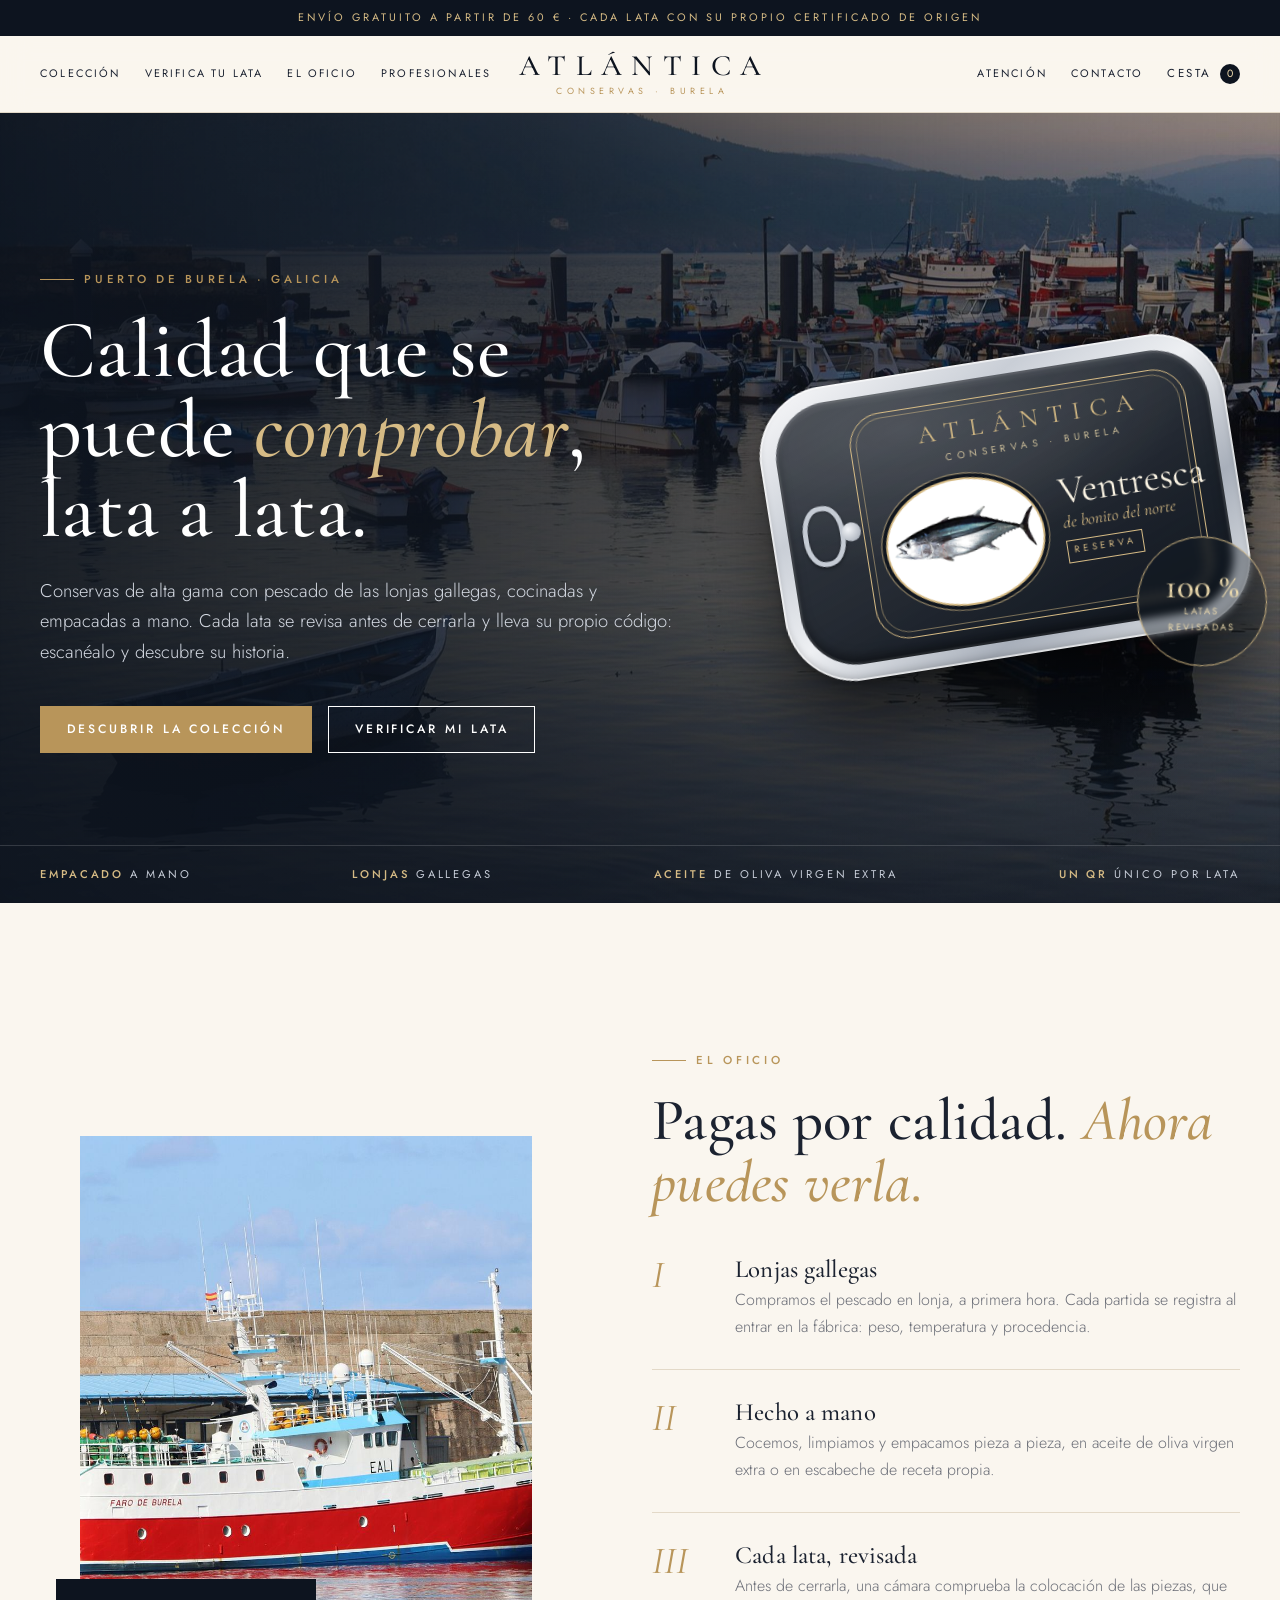
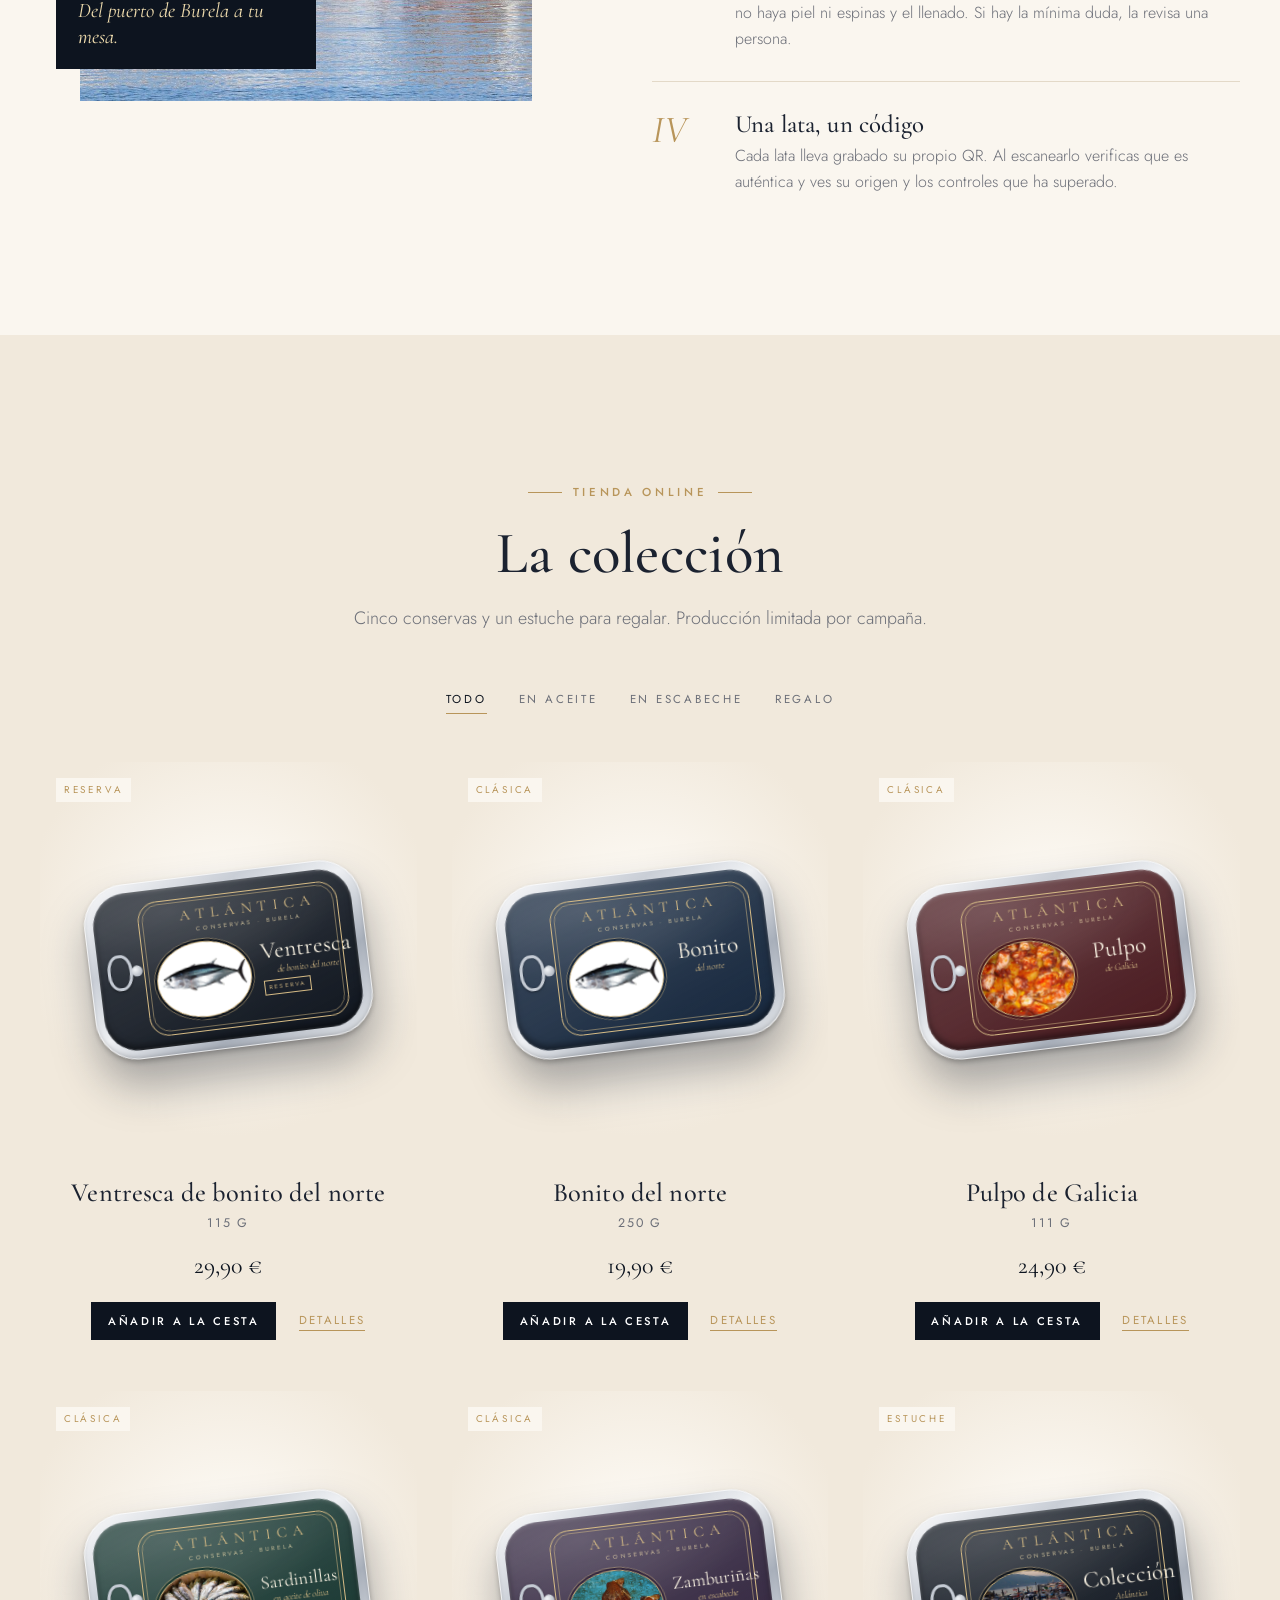
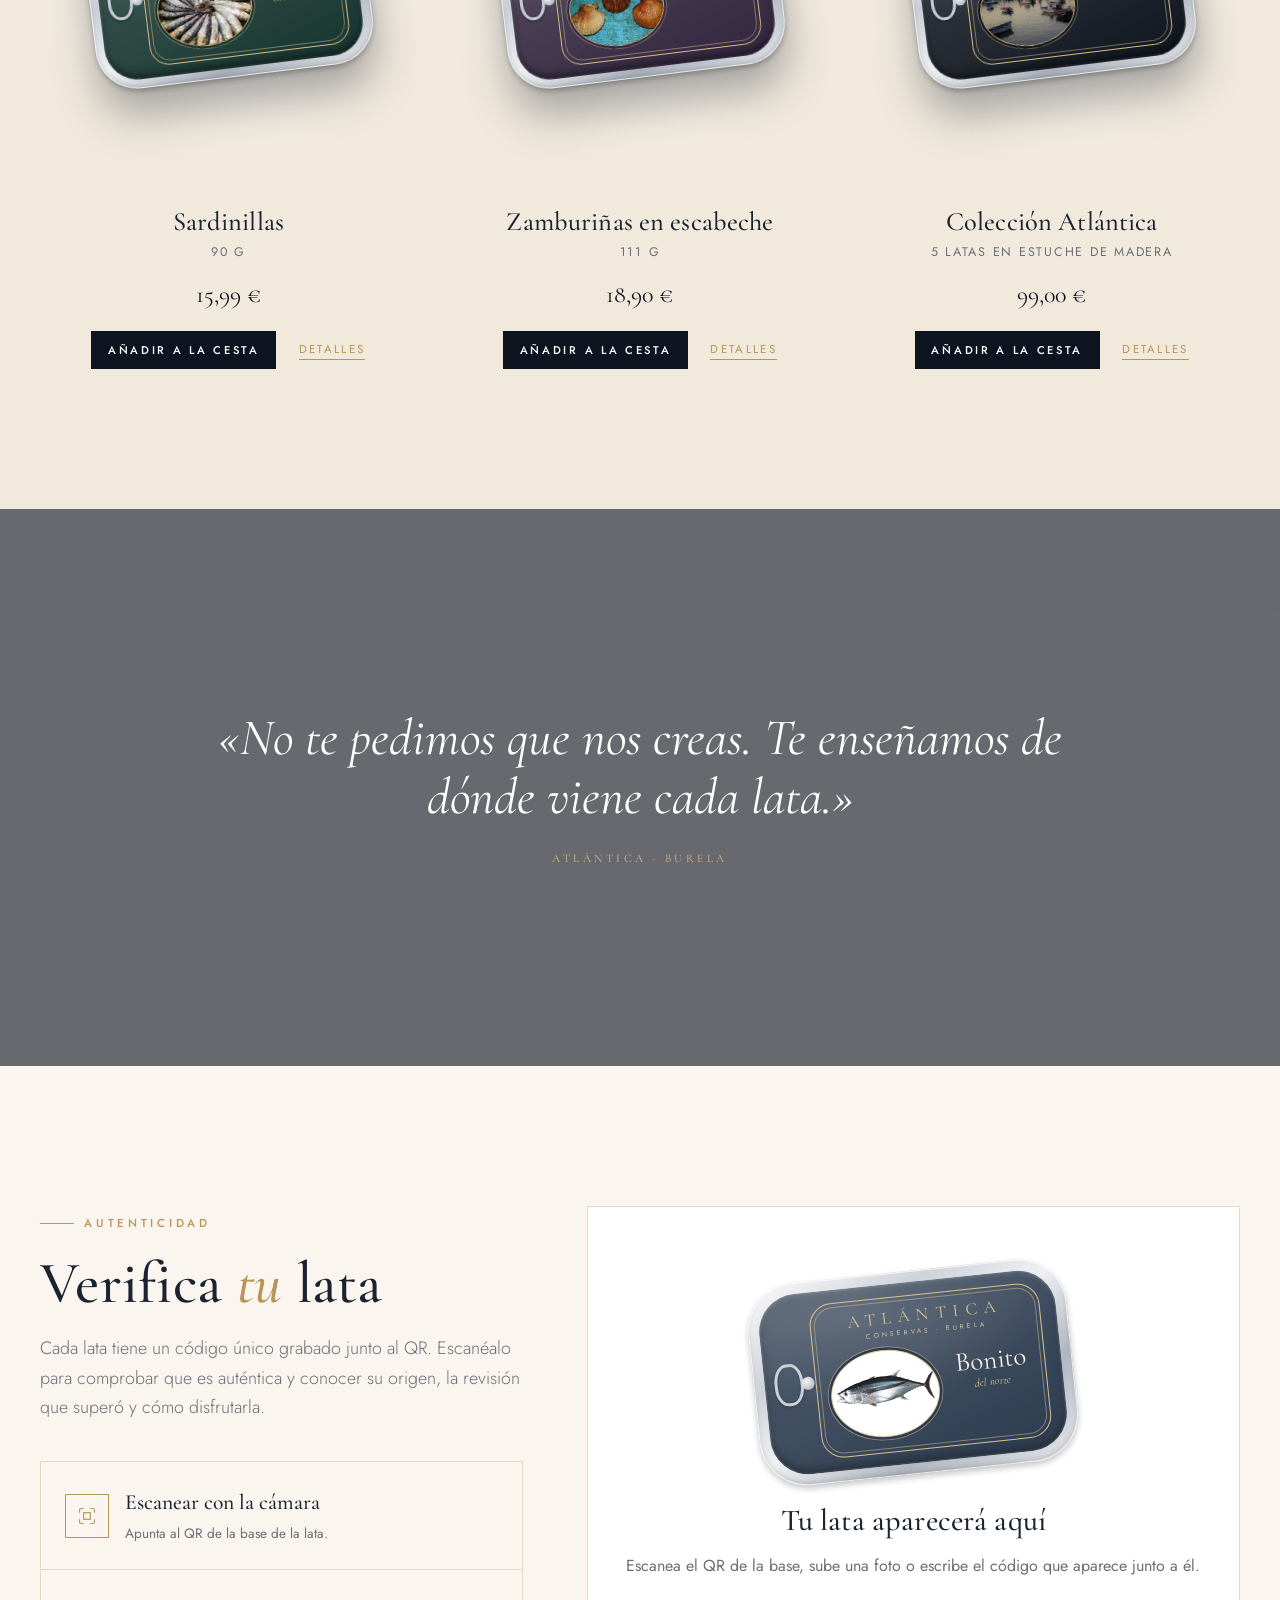
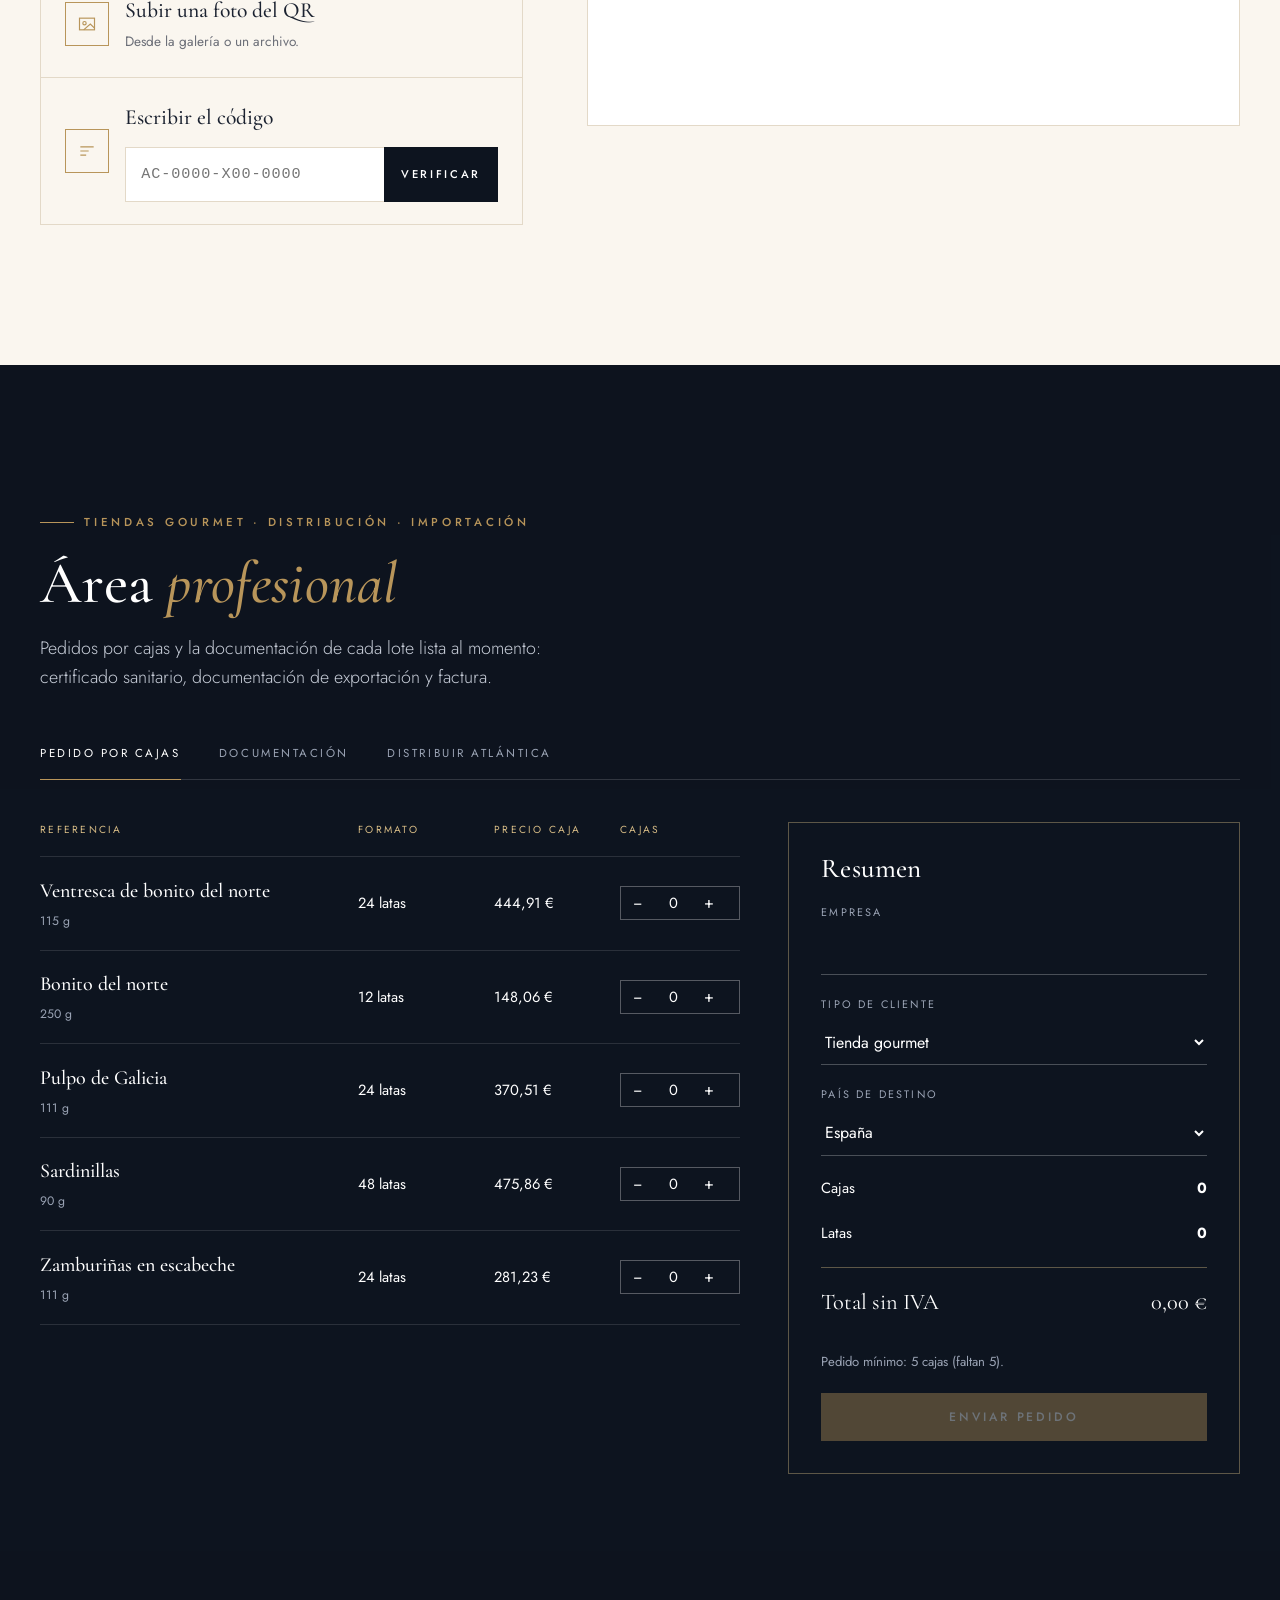
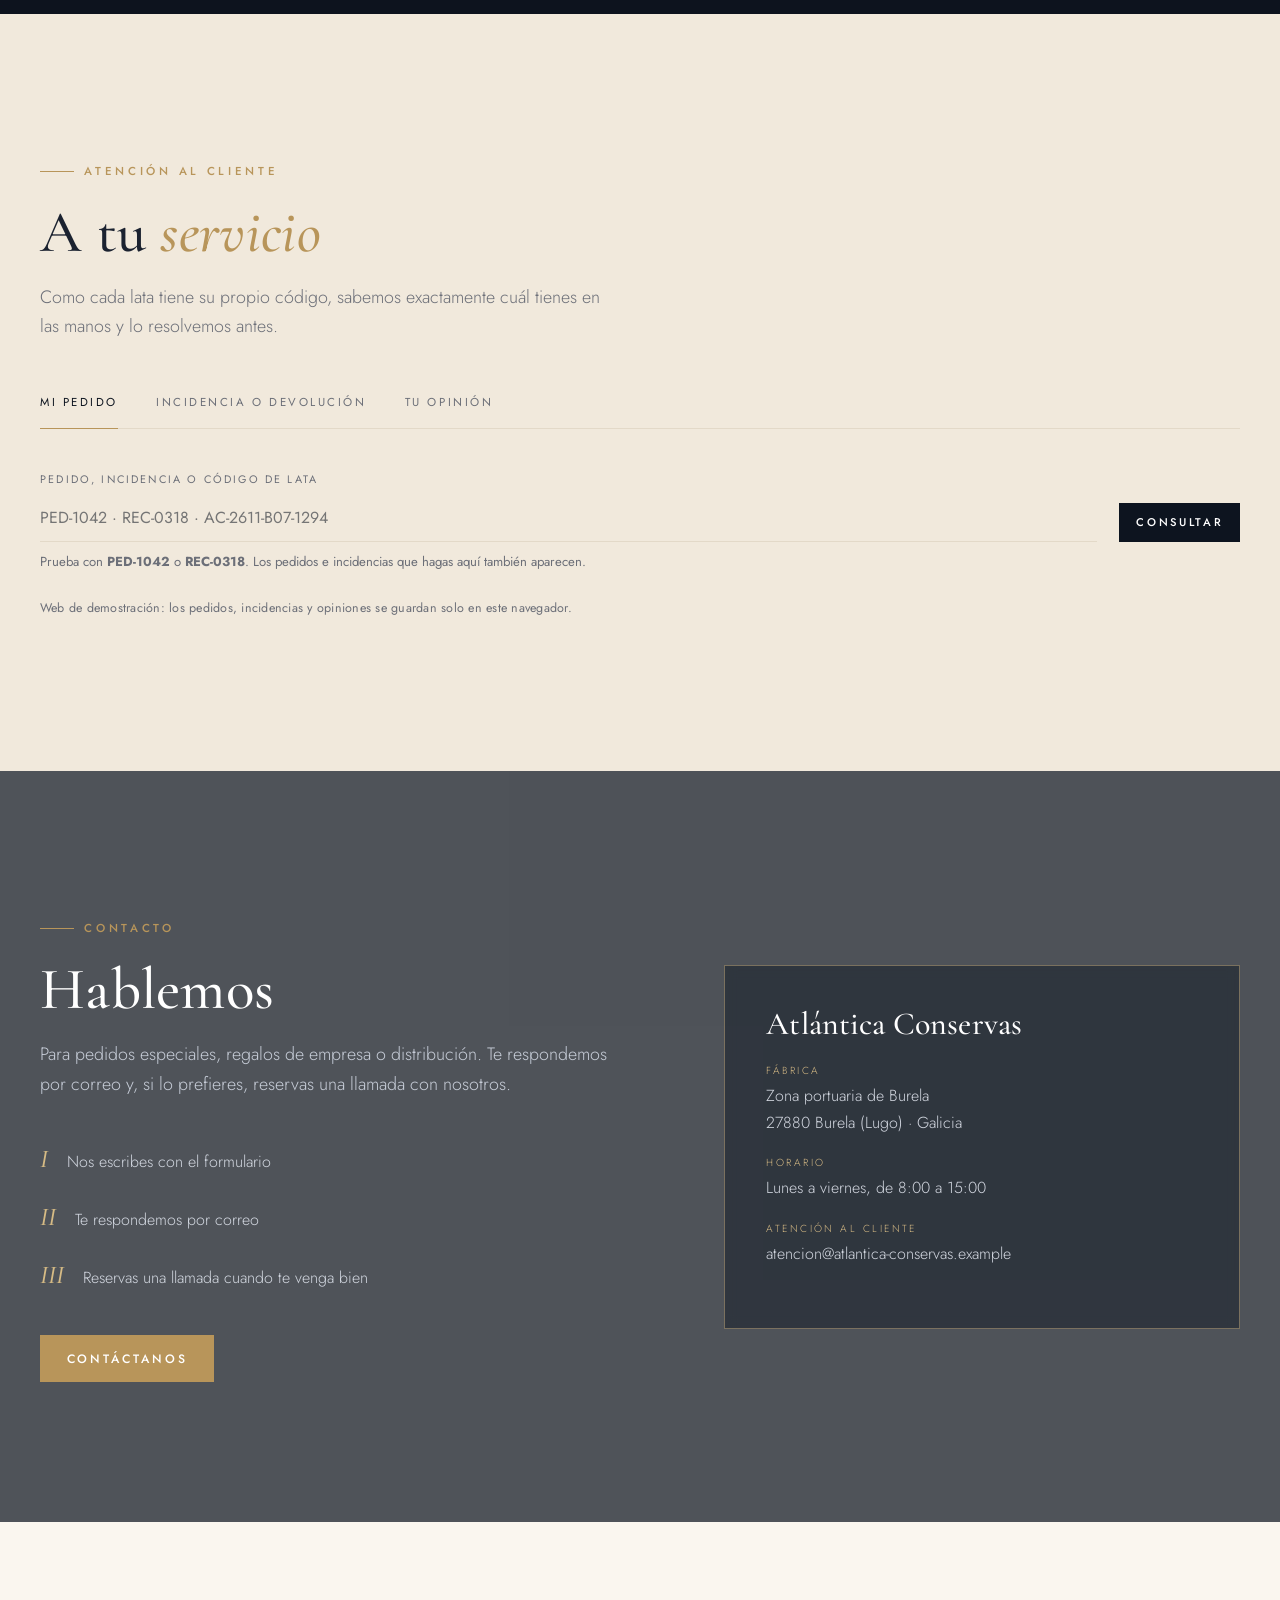
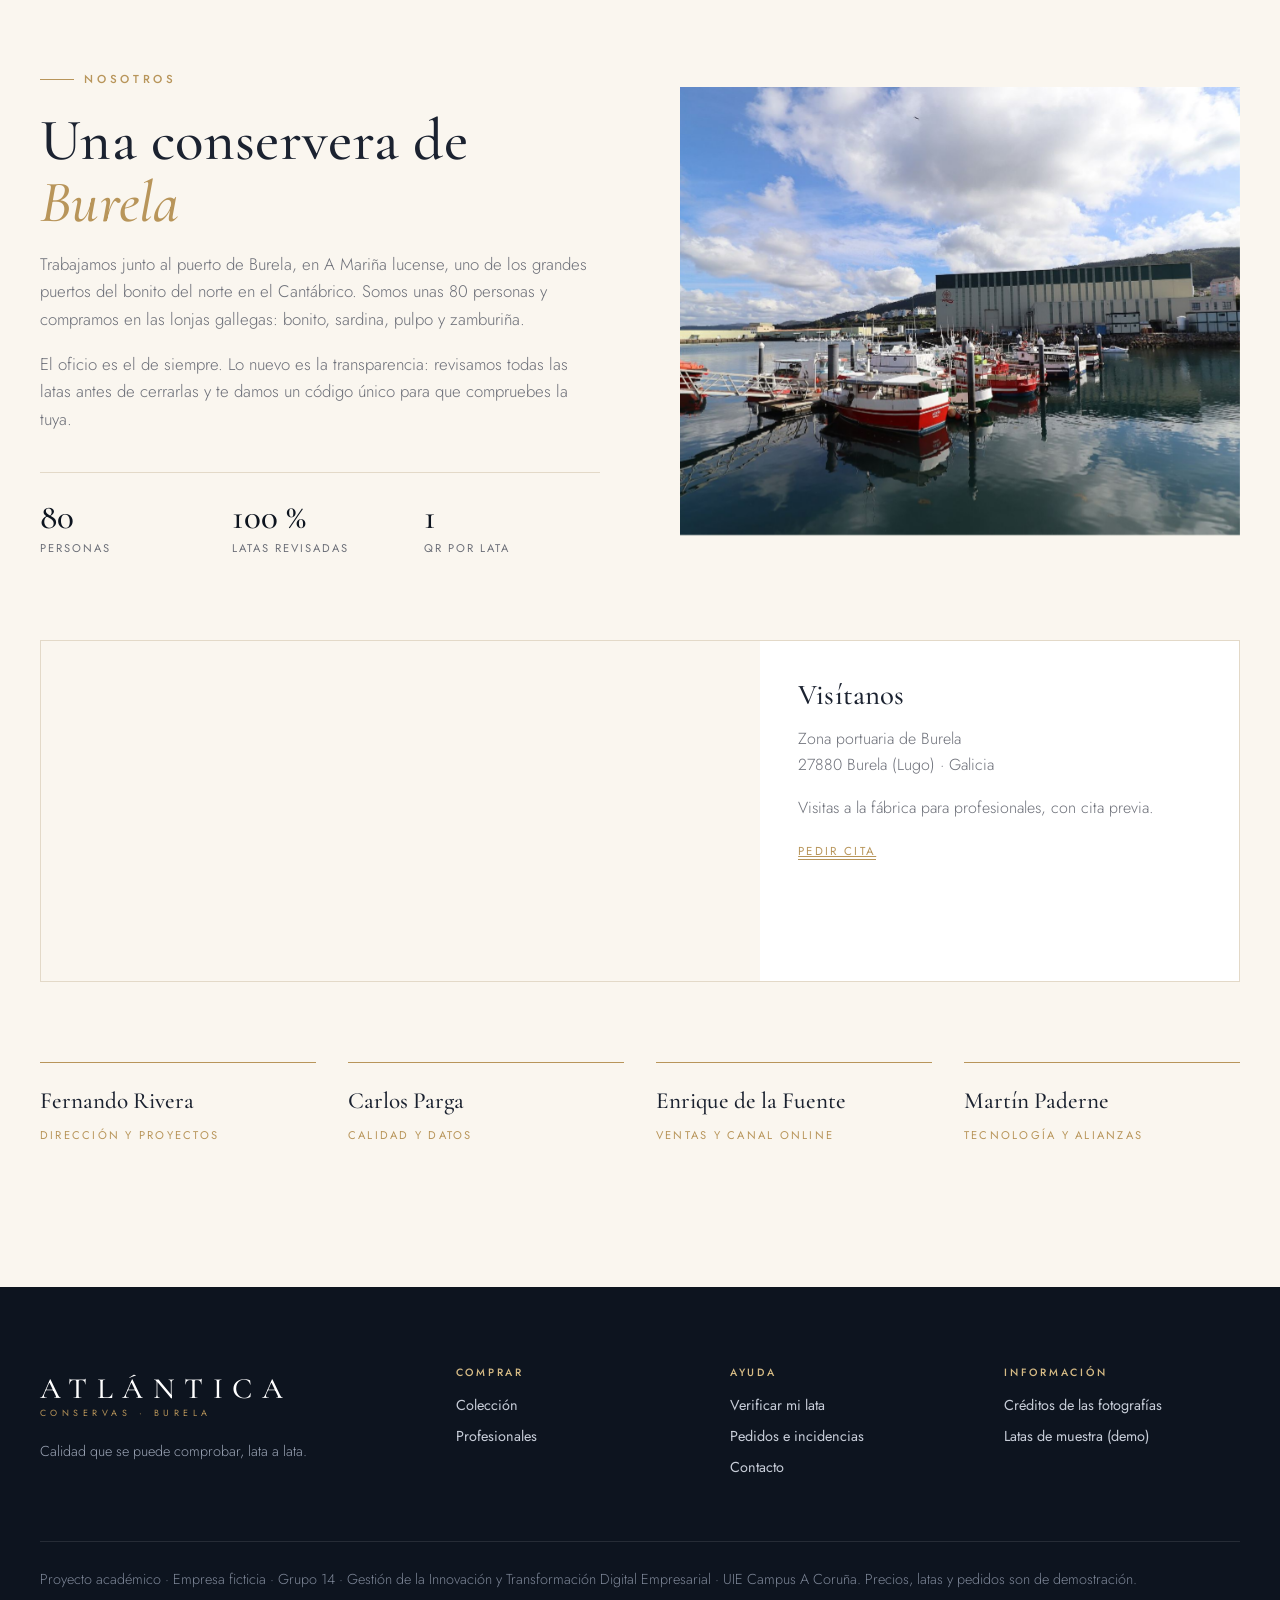
<file: index.html>
<!doctype html>
<html lang="es">
<head>
  <meta charset="utf-8">
  <meta name="viewport" content="width=device-width, initial-scale=1">
  <title>Atlántica · Conservas de lujo desde el puerto de Burela</title>
  <meta name="description" content="Conservas gallegas de alta gama, empacadas a mano en Burela. Cada lata revisada antes del cierre y con su propio QR para verificar su autenticidad y su origen.">
  <link rel="preconnect" href="https://fonts.googleapis.com">
  <link rel="preconnect" href="https://fonts.gstatic.com" crossorigin>
  <link href="https://fonts.googleapis.com/css2?family=Cormorant+Garamond:ital,wght@0,400;0,500;0,600;1,400;1,500&family=Jost:wght@300;400;500&display=swap" rel="stylesheet">
  <link rel="stylesheet" href="styles.css">
</head>
<body>

<div class="topbar">Envío gratuito a partir de 60 € · Cada lata con su propio certificado de origen</div>

<header class="nav" id="nav">
  <div class="wrap nav__inner">
    <nav class="nav__links nav__links--left" aria-label="Menú principal">
      <a href="#coleccion">Colección</a>
      <a href="#verifica">Verifica tu lata</a>
      <a href="#oficio">El oficio</a>
      <a href="#profesionales">Profesionales</a>
    </nav>
    <a href="#inicio" class="brand" aria-label="Atlántica Conservas, inicio">
      <span class="brand__name">ATLÁNTICA</span>
      <span class="brand__sub">CONSERVAS · BURELA</span>
    </a>
    <div class="nav__links nav__links--right">
      <a href="#atencion">Atención</a>
      <a href="#contacto">Contacto</a>
      <button class="cartbtn" id="cartOpen" aria-label="Abrir la cesta">Cesta <span class="cartbtn__n" id="cartCount">0</span></button>
      <button class="nav__burger" id="burger" aria-label="Abrir menú" aria-expanded="false"><span></span><span></span><span></span></button>
    </div>
  </div>
</header>
<nav class="mobile-menu" id="mobileMenu" aria-label="Menú">
  <a href="#coleccion">Colección</a>
  <a href="#verifica">Verifica tu lata</a>
  <a href="#oficio">El oficio</a>
  <a href="#profesionales">Profesionales</a>
  <a href="#atencion">Atención al cliente</a>
  <a href="#contacto">Contacto</a>
</nav>

<main>

<!-- ================= INICIO ================= -->
<section class="hero" id="inicio">
  <div class="hero__photo" role="img" aria-label="Puerto de Burela al atardecer"></div>
  <div class="wrap hero__grid">
    <div>
      <span class="kicker">Puerto de Burela · Galicia</span>
      <h1>Calidad que se puede <em>comprobar</em>, lata a lata.</h1>
      <p class="lead">Conservas de alta gama con pescado de las lonjas gallegas, cocinadas y empacadas a mano. Cada lata se revisa antes de cerrarla y lleva su propio código: escanéalo y descubre su historia.</p>
      <div class="hero__actions">
        <a href="#coleccion" class="btn btn--gold">Descubrir la colección</a>
        <a href="#verifica" class="btn btn--line btn--line-light">Verificar mi lata</a>
      </div>
    </div>
    <div class="hero__can" id="heroCan">
      <div class="hero__seal"><span><b>100 %</b>latas<br>revisadas</span></div>
    </div>
  </div>
  <div class="hero__foot">
    <div class="wrap"><ul>
      <li><b>Empacado</b> a mano</li>
      <li><b>Lonjas</b> gallegas</li>
      <li><b>Aceite</b> de oliva virgen extra</li>
      <li><b>Un QR</b> único por lata</li>
    </ul></div>
  </div>
</section>

<!-- ================= EL OFICIO ================= -->
<section class="section" id="oficio">
  <div class="wrap manifesto">
    <figure class="manifesto__img reveal">
      <img src="barco-burela.jpg" alt="Barco pesquero amarrado en el puerto de Burela" loading="lazy">
      <figcaption>Del puerto de Burela a tu mesa.</figcaption>
    </figure>
    <div class="reveal">
      <span class="kicker">El oficio</span>
      <h2>Pagas por calidad. <em>Ahora puedes verla.</em></h2>
      <ol class="steps">
        <li><span class="steps__n">I</span><div><h3>Lonjas gallegas</h3><p>Compramos el pescado en lonja, a primera hora. Cada partida se registra al entrar en la fábrica: peso, temperatura y procedencia.</p></div></li>
        <li><span class="steps__n">II</span><div><h3>Hecho a mano</h3><p>Cocemos, limpiamos y empacamos pieza a pieza, en aceite de oliva virgen extra o en escabeche de receta propia.</p></div></li>
        <li><span class="steps__n">III</span><div><h3>Cada lata, revisada</h3><p>Antes de cerrarla, una cámara comprueba la colocación de las piezas, que no haya piel ni espinas y el llenado. Si hay la mínima duda, la revisa una persona.</p></div></li>
        <li><span class="steps__n">IV</span><div><h3>Una lata, un código</h3><p>Cada lata lleva grabado su propio QR. Al escanearlo verificas que es auténtica y ves su origen y los controles que ha superado.</p></div></li>
      </ol>
    </div>
  </div>
</section>

<!-- ================= COLECCIÓN ================= -->
<section class="section section--cream" id="coleccion">
  <div class="wrap">
    <div class="head head--center reveal">
      <span class="kicker kicker--center">Tienda online</span>
      <h2>La colección</h2>
      <p class="lead">Cinco conservas y un estuche para regalar. Producción limitada por campaña.</p>
    </div>
    <div class="filters reveal" id="filters" role="group" aria-label="Filtrar">
      <button class="active" data-f="todo">Todo</button>
      <button data-f="aceite">En aceite</button>
      <button data-f="escabeche">En escabeche</button>
      <button data-f="regalo">Regalo</button>
    </div>
    <div class="products" id="productGrid"></div>
  </div>
</section>

<!-- ================= CITA ================= -->
<section class="photo-bg quote" style="--img:url('barcos-burela.jpg'); --veil: rgba(13,20,31,.62)">
  <div class="wrap reveal">
    <blockquote>«No te pedimos que nos creas. Te enseñamos de dónde viene cada lata.»<cite>Atlántica · Burela</cite></blockquote>
  </div>
</section>

<!-- ================= VERIFICA TU LATA ================= -->
<section class="section" id="verifica">
  <div class="wrap verify">
    <div class="reveal">
      <span class="kicker">Autenticidad</span>
      <h2>Verifica <em>tu</em> lata</h2>
      <p class="lead">Cada lata tiene un código único grabado junto al QR. Escanéalo para comprobar que es auténtica y conocer su origen, la revisión que superó y cómo disfrutarla.</p>
      <div class="verify__ways">
        <button class="way" id="scanCam" type="button">
          <span class="way__ico" aria-hidden="true"><svg width="20" height="20" viewBox="0 0 24 24" fill="none" stroke="currentColor" stroke-width="1.4"><path d="M3 8V5a2 2 0 0 1 2-2h3M16 3h3a2 2 0 0 1 2 2v3M21 16v3a2 2 0 0 1-2 2h-3M8 21H5a2 2 0 0 1-2-2v-3"/><rect x="8" y="8" width="8" height="8"/></svg></span>
          <span><b>Escanear con la cámara</b><small>Apunta al QR de la base de la lata.</small></span>
        </button>
        <label class="way" for="scanFile" style="cursor:pointer">
          <span class="way__ico" aria-hidden="true"><svg width="20" height="20" viewBox="0 0 24 24" fill="none" stroke="currentColor" stroke-width="1.4"><rect x="3" y="5" width="18" height="14"/><circle cx="9" cy="11" r="2"/><path d="M21 17l-5-5-8 7"/></svg></span>
          <span><b>Subir una foto del QR</b><small>Desde la galería o un archivo.</small></span>
          <input type="file" id="scanFile" accept="image/*" class="sr">
        </label>
        <div class="way" style="grid-template-columns:44px 1fr">
          <span class="way__ico" aria-hidden="true"><svg width="20" height="20" viewBox="0 0 24 24" fill="none" stroke="currentColor" stroke-width="1.4"><path d="M4 7h16M4 12h10M4 17h7"/></svg></span>
          <form class="codeform-wrap" id="codeForm" autocomplete="off">
            <b>Escribir el código</b>
            <div class="codeform">
              <label for="codeInput" class="sr">Código de la lata</label>
              <input id="codeInput" placeholder="AC-0000-X00-0000" spellcheck="false">
              <button class="btn btn--ink btn--sm">Verificar</button>
            </div>
          </form>
        </div>
      </div>
    </div>
    <div class="result reveal" id="result" aria-live="polite"></div>
  </div>
</section>

<!-- ================= PROFESIONALES ================= -->
<section class="section photo-bg dark" id="profesionales" style="--img:url('puerto-burela.jpg'); --veil: rgba(13,20,31,.93)">
  <div class="wrap">
    <div class="head reveal">
      <span class="kicker">Tiendas gourmet · Distribución · Importación</span>
      <h2>Área <em>profesional</em></h2>
      <p class="lead">Pedidos por cajas y la documentación de cada lote lista al momento: certificado sanitario, documentación de exportación y factura.</p>
    </div>
    <div class="reveal">
      <div class="tabs" role="tablist" id="b2bTabs">
        <button role="tab" class="active" data-tab="b2bOrder">Pedido por cajas</button>
        <button role="tab" data-tab="b2bDocs">Documentación</button>
        <button role="tab" data-tab="b2bJoin">Distribuir Atlántica</button>
      </div>
      <div class="tabpanel active" id="b2bOrder">
        <div class="b2b__grid">
          <div id="b2bTable"></div>
          <form class="summary" id="b2bForm">
            <h3>Resumen</h3>
            <label class="field">Empresa<input name="empresa" required></label>
            <label class="field">Tipo de cliente
              <select name="tipo"><option>Tienda gourmet</option><option>Distribuidor</option><option>Importador</option><option>Restauración</option></select>
            </label>
            <label class="field">País de destino
              <select name="pais"><option>España</option><option>Alemania</option><option>Francia</option><option>Reino Unido</option><option>Suiza</option><option>Estados Unidos</option><option>Japón</option></select>
            </label>
            <div class="sumline"><span>Cajas</span><b id="b2bBoxes">0</b></div>
            <div class="sumline"><span>Latas</span><b id="b2bUnits">0</b></div>
            <div class="sumline sumline--total"><span>Total sin IVA</span><span id="b2bTotal">0,00 €</span></div>
            <p class="hint" id="b2bHint">Pedido mínimo: 5 cajas.</p>
            <button class="btn btn--gold btn--full" id="b2bSubmit" disabled>Enviar pedido</button>
          </form>
        </div>
      </div>
      <div class="tabpanel" id="b2bDocs">
        <form class="docsform" id="docsForm" autocomplete="off">
          <label class="field">Número de pedido o de lote<input id="docsInput" placeholder="PED-B2B-2207 · AC-2611-B07"></label>
          <button class="btn btn--line btn--sm">Buscar</button>
        </form>
        <div id="docsResult"><p class="docs__title">Los documentos se generan automáticamente al preparar el pedido. Prueba con <b>PED-B2B-2207</b>.</p></div>
      </div>
      <div class="tabpanel" id="b2bJoin">
        <div class="join">
          <div>
            <h3>Distribuir Atlántica</h3>
            <ul class="ticks">
              <li>Tarifas por volumen para tiendas gourmet, distribuidores, importadores y restauración.</li>
              <li>Calidad revisada en el 100 % de las latas: menos devoluciones.</li>
              <li>Documentación de cada lote lista para los mercados exteriores.</li>
              <li>Un QR único por lata que tus clientes pueden verificar en tienda.</li>
            </ul>
          </div>
          <div class="join__cta">
            <p>Cuéntanos qué necesitas. Te responderemos por correo y podrás reservar una llamada con nuestro equipo comercial.</p>
            <a href="#contacto" class="btn btn--gold btn--full">Contactar</a>
          </div>
        </div>
      </div>
    </div>
  </div>
</section>

<!-- ================= ATENCIÓN AL CLIENTE ================= -->
<section class="section section--cream" id="atencion">
  <div class="wrap">
    <div class="head reveal">
      <span class="kicker">Atención al cliente</span>
      <h2>A tu <em>servicio</em></h2>
      <p class="lead">Como cada lata tiene su propio código, sabemos exactamente cuál tienes en las manos y lo resolvemos antes.</p>
    </div>
    <div class="reveal">
      <div class="tabs" role="tablist" id="careTabs">
        <button role="tab" class="active" data-tab="careTrack">Mi pedido</button>
        <button role="tab" data-tab="careClaim">Incidencia o devolución</button>
        <button role="tab" data-tab="careSurvey">Tu opinión</button>
      </div>
      <div class="tabpanel active" id="careTrack">
        <form class="track__row" id="trackForm" autocomplete="off">
          <label class="field">Pedido, incidencia o código de lata<input id="trackInput" placeholder="PED-1042 · REC-0318 · AC-2611-B07-1294"></label>
          <button class="btn btn--ink btn--sm">Consultar</button>
        </form>
        <div id="trackResult"><p class="hint">Prueba con <b>PED-1042</b> o <b>REC-0318</b>. Los pedidos e incidencias que hagas aquí también aparecen.</p></div>
      </div>
      <div class="tabpanel" id="careClaim">
        <form id="claimForm">
          <div class="formgrid">
            <label class="field">Nombre<input name="nombre" required autocomplete="name"></label>
            <label class="field">Correo electrónico<input name="email" type="email" required autocomplete="email"></label>
            <label class="field">Código de la lata <small>(junto al QR)</small><input name="lata" id="claimCan" required placeholder="AC-2611-B07-1294" spellcheck="false"></label>
            <label class="field">Nº de pedido <small>(opcional)</small><input name="pedido" placeholder="PED-…"></label>
            <label class="field">Motivo
              <select name="motivo" required>
                <option value="">Elige un motivo</option>
                <option>Lata golpeada o abollada</option>
                <option>El producto no está en buen estado</option>
                <option>Restos de piel o espinas</option>
                <option>Producto equivocado</option>
                <option>Pedido incompleto o retrasado</option>
                <option>Otro</option>
              </select>
            </label>
            <label class="field">Preferencia
              <select name="solucion"><option>Reposición del producto</option><option>Devolución del importe</option></select>
            </label>
            <label class="field full">Cuéntanos qué ha pasado<textarea name="detalle" rows="3" required></textarea></label>
            <label class="field full file">Foto de la lata <small>(opcional)</small><input type="file" accept="image/*" id="claimPhoto"><span id="claimPhotoName">Añadir fotografía</span></label>
          </div>
          <button class="btn btn--ink">Enviar incidencia</button>
          <p class="hint">Tu incidencia llega a nuestro equipo de calidad junto con el historial de esa lata.</p>
        </form>
      </div>
      <div class="tabpanel" id="careSurvey">
        <form class="survey" id="surveyForm">
          <fieldset><legend>¿Qué te ha parecido el producto?</legend><div class="stars" data-name="producto"></div></fieldset>
          <fieldset><legend>¿Y la compra y el envío?</legend><div class="stars" data-name="servicio"></div></fieldset>
          <fieldset><legend>¿Has verificado tu lata con el QR?</legend>
            <div class="pills">
              <label><input type="radio" name="qr" value="si"><span>Sí, me ha gustado</span></label>
              <label><input type="radio" name="qr" value="poco"><span>Sí, pero no me aportó mucho</span></label>
              <label><input type="radio" name="qr" value="no"><span>Todavía no</span></label>
            </div>
          </fieldset>
          <label class="field">¿Algo que podamos mejorar?<textarea name="mejora" rows="2"></textarea></label>
          <div><button class="btn btn--ink">Enviar opinión</button></div>
        </form>
      </div>
      <p class="fineprint">Web de demostración: los pedidos, incidencias y opiniones se guardan solo en este navegador.</p>
    </div>
  </div>
</section>

<!-- ================= CONTACTO ================= -->
<section class="section photo-bg" id="contacto" style="--img:url('costa-marina.jpg'); --veil: rgba(13,20,31,.72)">
  <div class="wrap contact">
    <div class="reveal">
      <span class="kicker">Contacto</span>
      <h2>Hablemos</h2>
      <p class="lead lead--light">Para pedidos especiales, regalos de empresa o distribución. Te respondemos por correo y, si lo prefieres, reservas una llamada con nosotros.</p>
      <ol class="contact__flow">
        <li><b>I</b>Nos escribes con el formulario</li>
        <li><b>II</b>Te respondemos por correo</li>
        <li><b>III</b>Reservas una llamada cuando te venga bien</li>
      </ol>
      <button class="btn btn--gold" id="contactBtn">Contáctanos</button>
    </div>
    <div class="contact__card reveal">
      <h3>Atlántica Conservas</h3>
      <p><small>Fábrica</small>Zona portuaria de Burela<br>27880 Burela (Lugo) · Galicia</p>
      <p><small>Horario</small>Lunes a viernes, de 8:00 a 15:00</p>
      <p><small>Atención al cliente</small>atencion@atlantica-conservas.example</p>
    </div>
  </div>
</section>

<!-- ================= NOSOTROS ================= -->
<section class="section" id="nosotros">
  <div class="wrap">
    <div class="about">
      <div class="reveal">
        <span class="kicker">Nosotros</span>
        <h2>Una conservera de <em>Burela</em></h2>
        <p>Trabajamos junto al puerto de Burela, en A Mariña lucense, uno de los grandes puertos del bonito del norte en el Cantábrico. Somos unas 80 personas y compramos en las lonjas gallegas: bonito, sardina, pulpo y zamburiña.</p>
        <p>El oficio es el de siempre. Lo nuevo es la transparencia: revisamos todas las latas antes de cerrarlas y te damos un código único para que compruebes la tuya.</p>
        <div class="numbers">
          <div><b>80</b><span>personas</span></div>
          <div><b>100 %</b><span>latas revisadas</span></div>
          <div><b>1</b><span>QR por lata</span></div>
        </div>
      </div>
      <div class="about__img reveal"><img src="barcos-burela.jpg" alt="Barcos amarrados en el puerto de Burela" loading="lazy"></div>
    </div>
    <div class="mapbox reveal">
      <iframe title="Mapa del puerto de Burela" loading="lazy" src="https://www.openstreetmap.org/export/embed.html?bbox=-7.3720%2C43.6520%2C-7.3400%2C43.6720&amp;layer=mapnik&amp;marker=43.6625%2C-7.3560"></iframe>
      <div class="mapbox__info">
        <h3>Visítanos</h3>
        <p>Zona portuaria de Burela<br>27880 Burela (Lugo) · Galicia</p>
        <p>Visitas a la fábrica para profesionales, con cita previa.</p>
        <a href="#contacto" class="link">Pedir cita</a>
      </div>
    </div>
    <div class="team reveal">
      <article><b>Fernando Rivera</b><em>Dirección y proyectos</em></article>
      <article><b>Carlos Parga</b><em>Calidad y datos</em></article>
      <article><b>Enrique de la Fuente</b><em>Ventas y canal online</em></article>
      <article><b>Martín Paderne</b><em>Tecnología y alianzas</em></article>
    </div>
  </div>
</section>

</main>

<footer class="footer">
  <div class="wrap footer__grid">
    <div>
      <a href="#inicio" class="brand"><span class="brand__name">ATLÁNTICA</span><span class="brand__sub">CONSERVAS · BURELA</span></a>
      <p>Calidad que se puede comprobar, lata a lata.</p>
    </div>
    <div><h4>Comprar</h4><a href="#coleccion">Colección</a><a href="#profesionales">Profesionales</a></div>
    <div><h4>Ayuda</h4><a href="#verifica">Verificar mi lata</a><a href="#atencion">Pedidos e incidencias</a><a href="#contacto">Contacto</a></div>
    <div><h4>Información</h4><button id="creditsBtn">Créditos de las fotografías</button><a href="muestras.html">Latas de muestra (demo)</a></div>
  </div>
  <p class="wrap footer__note">Proyecto académico · Empresa ficticia · Grupo 14 · Gestión de la Innovación y Transformación Digital Empresarial · UIE Campus A Coruña. Precios, latas y pedidos son de demostración.</p>
</footer>

<!-- Cesta -->
<div class="drawer" id="drawer" aria-hidden="true">
  <div class="drawer__bg" data-close></div>
  <aside class="drawer__panel" role="dialog" aria-modal="true" aria-labelledby="drawerTitle">
    <header><h3 id="drawerTitle">Tu cesta</h3><button class="x" data-close aria-label="Cerrar">×</button></header>
    <div class="drawer__body" id="cartBody"></div>
    <footer class="drawer__foot" id="cartFoot"></footer>
  </aside>
</div>

<!-- Modal -->
<div class="modal" id="modal" aria-hidden="true">
  <div class="modal__bg" data-close></div>
  <div class="modal__box" role="dialog" aria-modal="true" id="modalBox">
    <button class="x" data-close aria-label="Cerrar">×</button>
    <div id="modalBody"></div>
  </div>
</div>

<div class="toast" id="toast" role="status" aria-live="polite"></div>

<script src="qrcode.min.js"></script>
<script src="jsQR.min.js"></script>
<script src="shared.js"></script>
<script src="app.js"></script>
</body>
</html>
</file>
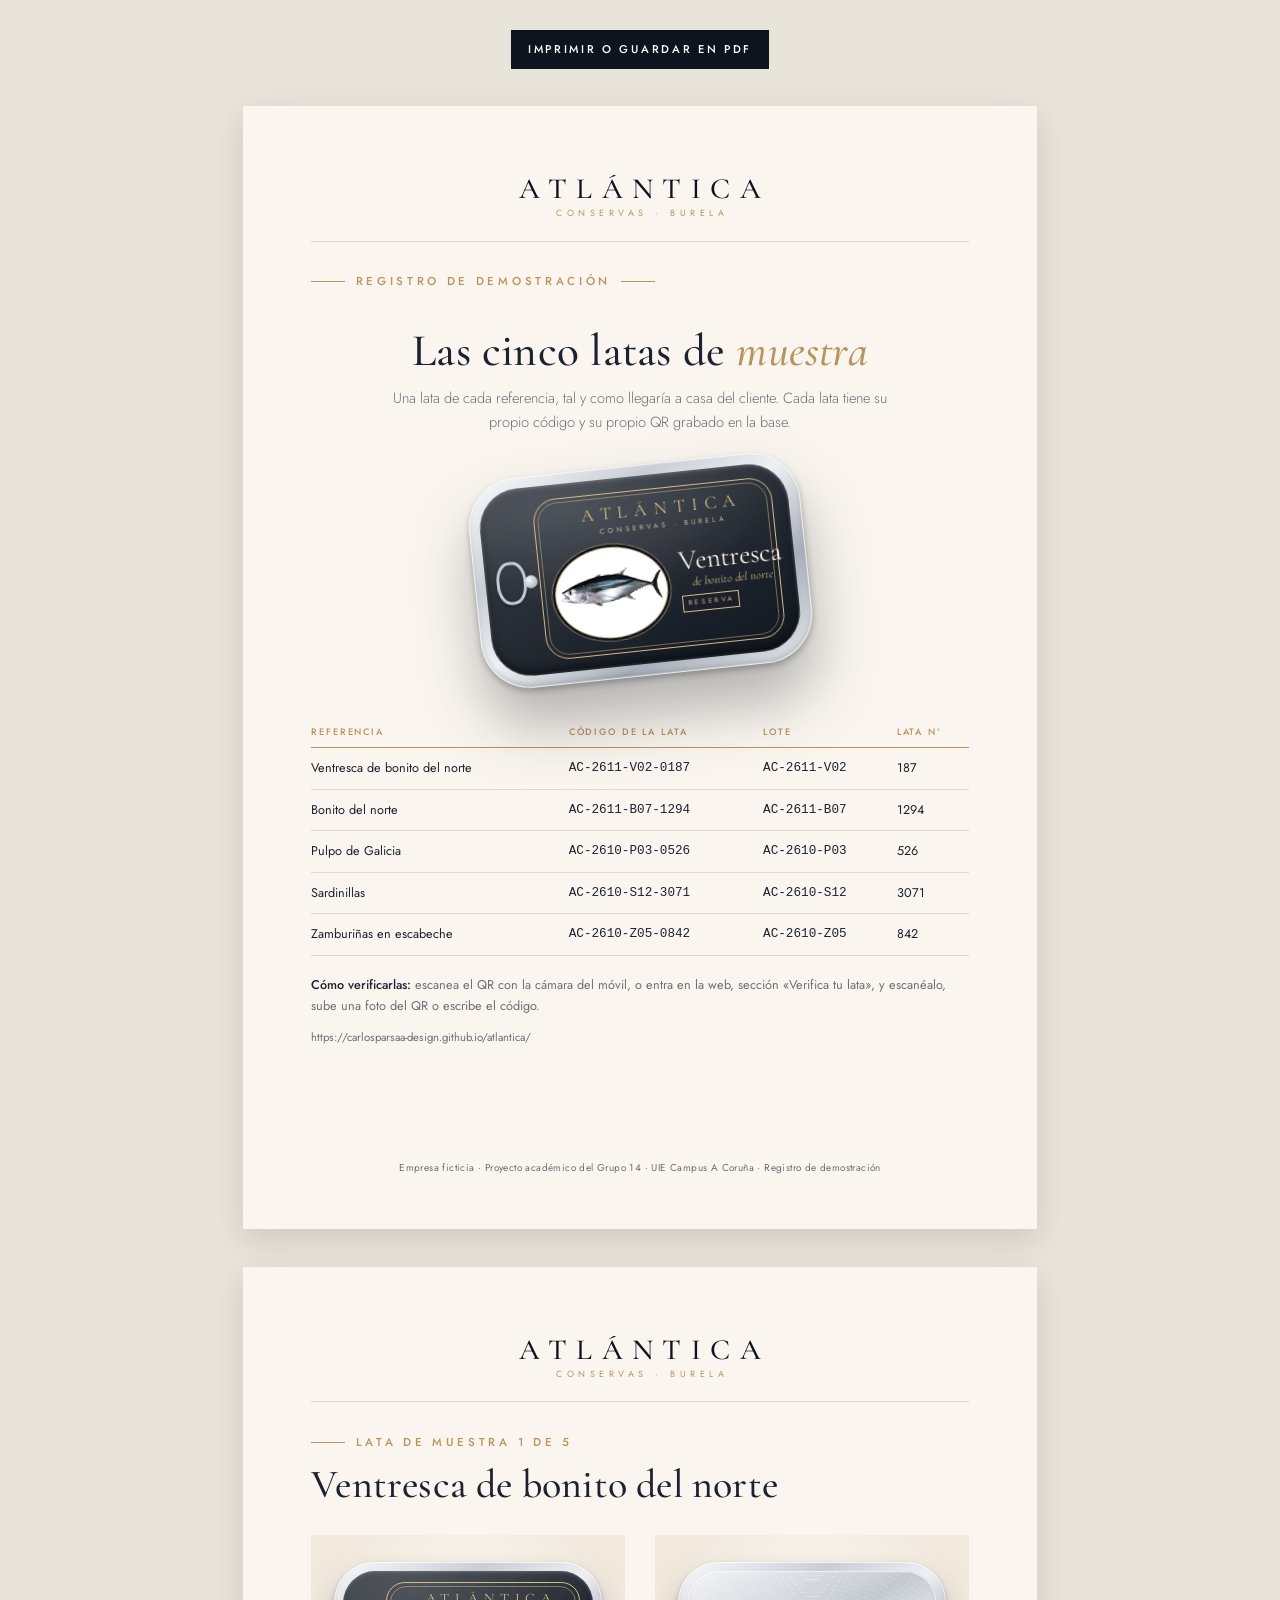
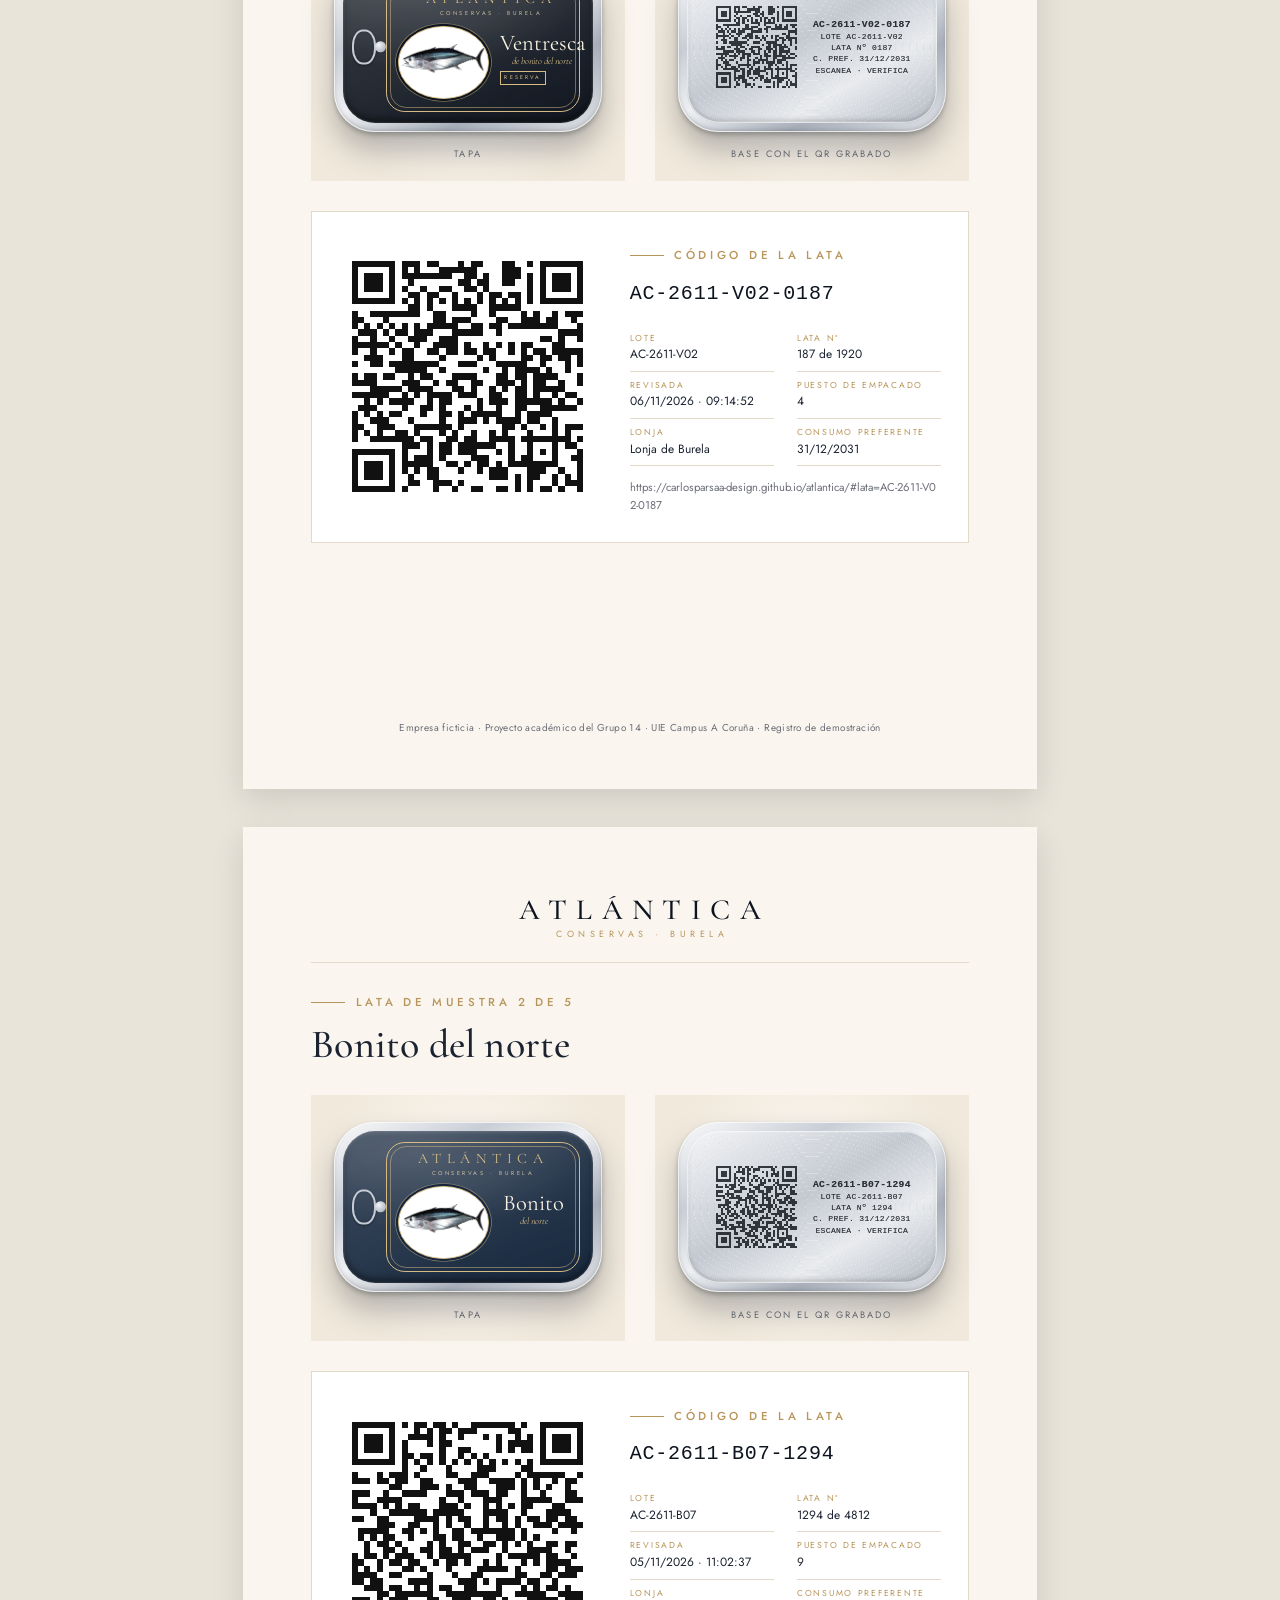
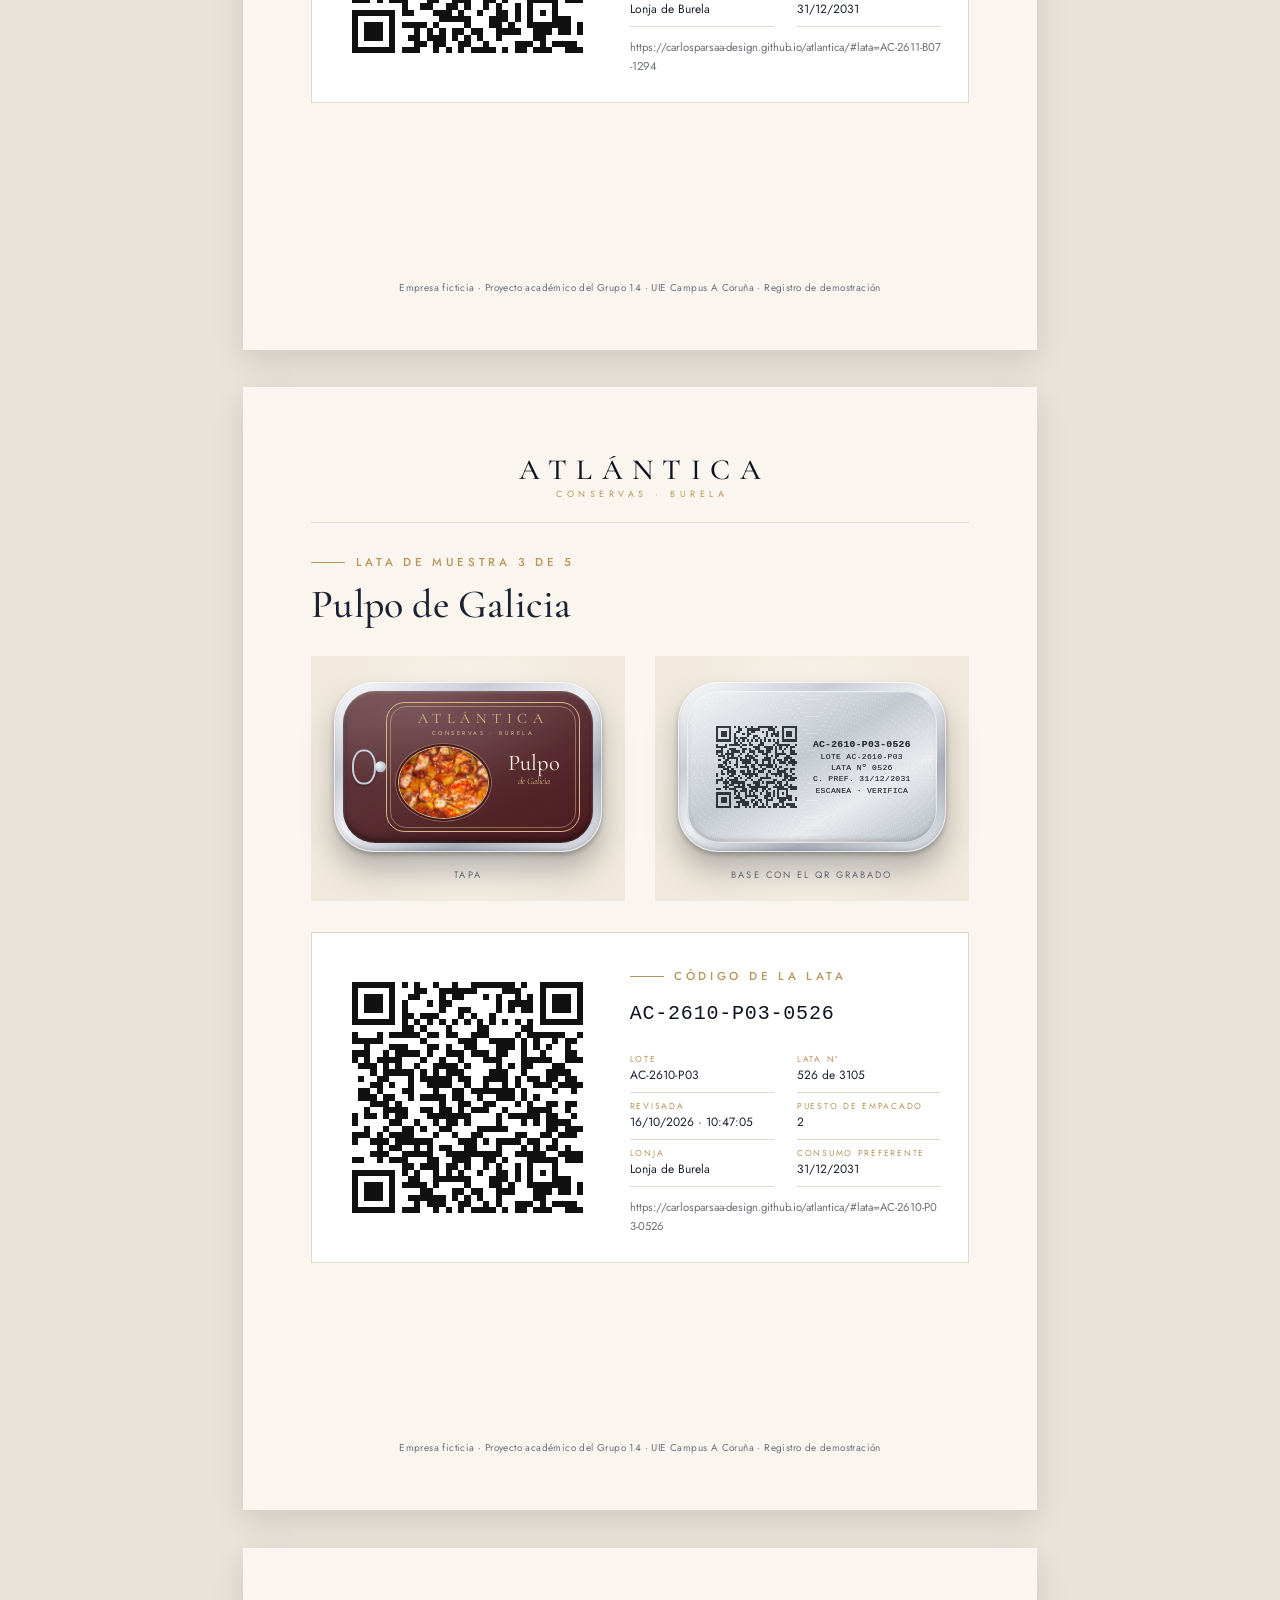
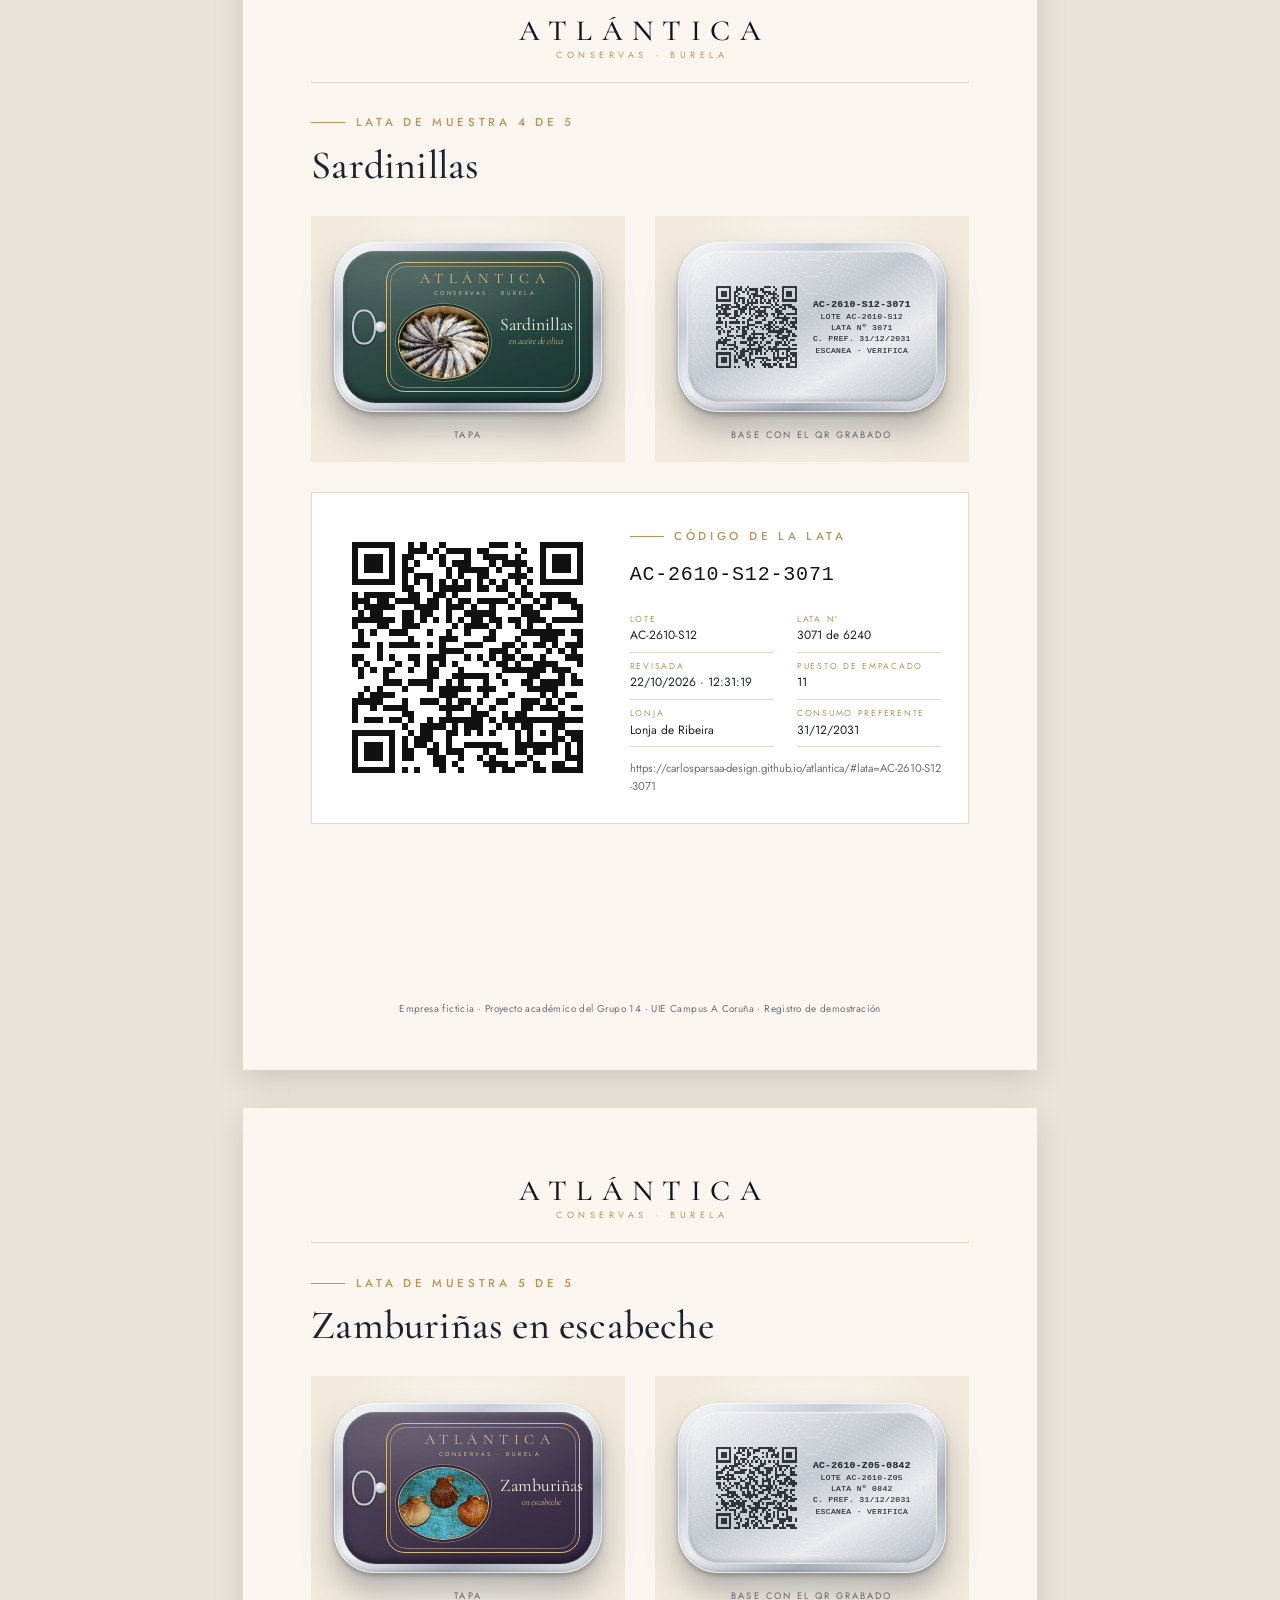
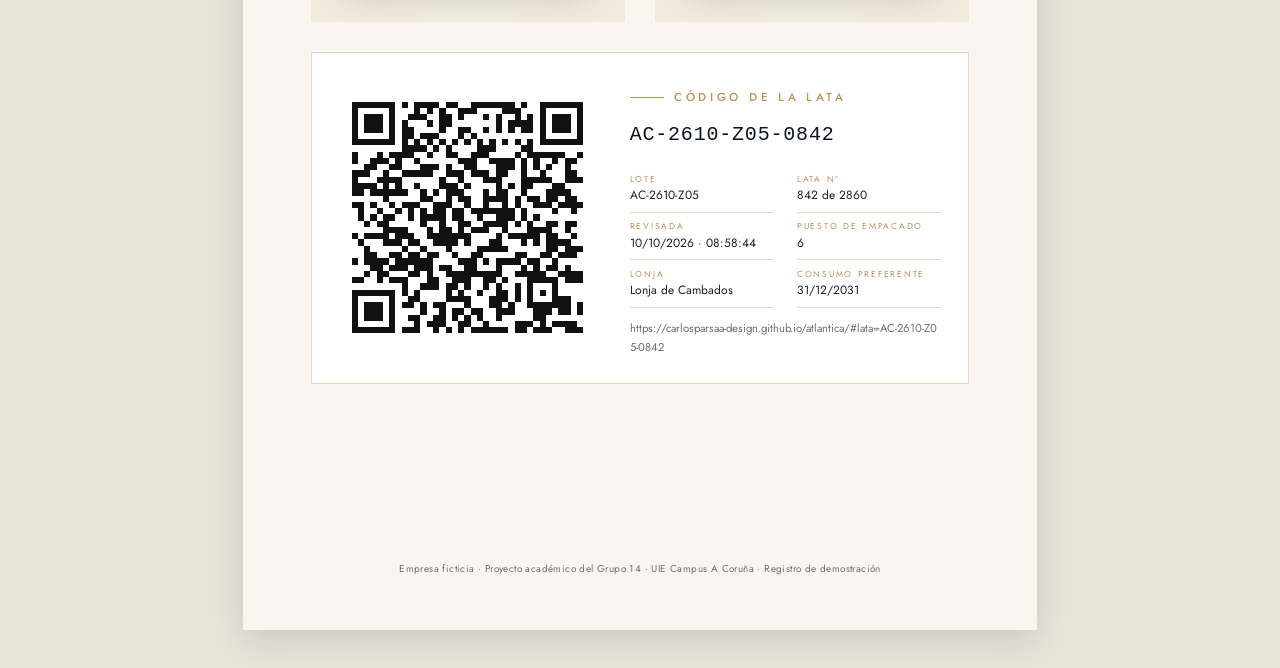
<file: documento-latas.html>
<!doctype html>
<html lang="es">
<head>
  <meta charset="utf-8">
  <meta name="viewport" content="width=device-width, initial-scale=1">
  <title>Latas de muestra · Atlántica</title>
  <meta name="robots" content="noindex">
  <link rel="preconnect" href="https://fonts.googleapis.com">
  <link rel="preconnect" href="https://fonts.gstatic.com" crossorigin>
  <link href="https://fonts.googleapis.com/css2?family=Cormorant+Garamond:ital,wght@0,400;0,500;0,600;1,400;1,500&family=Jost:wght@300;400;500&display=swap" rel="stylesheet">
  <link rel="stylesheet" href="styles.css">
  <style>
    @page { size: A4; margin: 0; }
    body { background: #e9e4da; }
    .page { width: 210mm; height: 297mm; overflow: hidden; margin: 10mm auto; background: var(--paper); padding: 18mm 18mm 14mm; position: relative; box-shadow: 0 10px 30px rgba(0,0,0,.12); page-break-after: always; break-after: page; display: flex; flex-direction: column; }
    .page:last-child { page-break-after: auto; break-after: auto; }
    .brandline { text-align: center; border-bottom: 1px solid var(--line); padding-bottom: 6mm; margin-bottom: 8mm; }
    .brandline .brand__name { font-size: 22pt; margin-right: -.32em; }
    .cover { justify-content: center; text-align: center; }
    .cover h1 { font-size: 34pt; margin: 4mm 0 3mm; }
    .cover h1 em { color: var(--gold); font-style: italic; }
    .cover .lead { margin: 0 auto; font-size: 11pt; }
    .cover .tin { width: 88mm; margin: 8mm auto 6mm; transform: rotate(-6deg); filter: drop-shadow(0 10mm 8mm rgba(13,20,31,.3)); }
    table.reg { width: 100%; border-collapse: collapse; font-size: 9.5pt; margin-top: 5mm; text-align: left; }
    table.reg th { font-size: 7pt; letter-spacing: .2em; text-transform: uppercase; color: var(--gold); font-weight: 500; padding: 2mm 0; border-bottom: 1px solid var(--gold); }
    table.reg td { padding: 2.6mm 0; border-bottom: 1px solid var(--line); }
    table.reg td.mono, .mono { font-family: "Courier New", monospace; }
    .how { margin-top: 5mm; font-size: 9.5pt; color: var(--muted); text-align: left; }
    .how b { color: var(--text); font-weight: 500; }
    .can h2 { font-size: 30pt; }
    .can .kicker { margin-bottom: 3mm; }
    .views { display: grid; grid-template-columns: 1fr 1fr; gap: 8mm; margin: 8mm 0; }
    .views figure { margin: 0; text-align: center; background: radial-gradient(circle at 50% 45%, #fffdf9, var(--cream) 75%); padding: 7mm 6mm 5mm; }
    .views figcaption { font-size: 7pt; letter-spacing: .22em; text-transform: uppercase; color: var(--muted); margin-top: 4mm; }
    .views .tin { filter: drop-shadow(0 5mm 4mm rgba(13,20,31,.28)); }
    .qrblock { display: grid; grid-template-columns: 68mm 1fr; gap: 9mm; align-items: center; border: 1px solid var(--line); background: #fff; padding: 7mm; }
    .qrblock canvas { width: 68mm; height: 68mm; image-rendering: pixelated; }
    .qrblock .code { font-size: 15pt; letter-spacing: .04em; }
    .data { display: grid; grid-template-columns: 1fr 1fr; gap: 0 6mm; margin-top: 4mm; }
    .data div { padding: 1.6mm 0; border-bottom: 1px solid var(--line); font-size: 9pt; }
    .data small { display: block; font-size: 6.5pt; letter-spacing: .2em; text-transform: uppercase; color: var(--gold); }
    .url { font-size: 8.5pt; color: var(--muted); margin-top: 3mm; word-break: break-all; }
    .foot { margin-top: auto; padding-top: 6mm; font-size: 7.5pt; color: var(--muted); text-align: center; letter-spacing: .04em; }
    .toolbar { text-align: center; padding: 8mm 0 0; }
    @media print { body { background: none; } .page { margin: 0; box-shadow: none; } .toolbar { display: none; } }
  </style>
</head>
<body>
<div class="toolbar"><button class="btn btn--ink btn--sm" onclick="print()">Imprimir o guardar en PDF</button></div>
<div id="doc"></div>

<script src="qrcode.min.js"></script>
<script src="shared.js"></script>
<script>
(() => {
  // Permite fijar la dirección pública desde la URL: documento-latas.html?base=https://…/
  const base = new URLSearchParams(location.search).get("base");
  if (base) CONFIG.publicUrl = base;
  const codes = Object.keys(CANS);
  const url = AC.qrPayload("").replace(/#lata=$/, "");
  const head = `<div class="brandline"><a class="brand" href="index.html"><span class="brand__name">ATLÁNTICA</span><span class="brand__sub">CONSERVAS · BURELA</span></a></div>`;
  const foot = `<div class="foot">Empresa ficticia · Proyecto académico del Grupo 14 · UIE Campus A Coruña · Registro de demostración</div>`;

  let html = `<section class="page cover">${head}
    <span class="kicker kicker--center">Registro de demostración</span>
    <h1>Las cinco latas de <em>muestra</em></h1>
    <p class="lead">Una lata de cada referencia, tal y como llegaría a casa del cliente. Cada lata tiene su propio código y su propio QR grabado en la base.</p>
    ${AC.tin(P.ventresca)}
    <table class="reg"><thead><tr><th>Referencia</th><th>Código de la lata</th><th>Lote</th><th>Lata nº</th></tr></thead><tbody>
      ${codes.map((c) => `<tr><td>${canProduct(c).name}</td><td class="mono">${c}</td><td class="mono">${CANS[c].lot}</td><td>${CANS[c].n}</td></tr>`).join("")}
    </tbody></table>
    <div class="how"><b>Cómo verificarlas:</b> escanea el QR con la cámara del móvil, o entra en la web, sección «Verifica tu lata», y escanéalo, sube una foto del QR o escribe el código.<div class="url">${AC.esc(url)}</div></div>
    ${foot}</section>`;

  html += codes.map((code, i) => {
    const c = CANS[code], l = LOTS[c.lot], p = canProduct(code);
    return `<section class="page can">${head}
      <span class="kicker">Lata de muestra ${i + 1} de ${codes.length}</span>
      <h2>${p.name}</h2>
      <div class="views">
        <figure>${AC.tin(p)}<figcaption>Tapa</figcaption></figure>
        <figure>${AC.tinBack(code)}<figcaption>Base con el QR grabado</figcaption></figure>
      </div>
      <div class="qrblock">
        <canvas data-big="${code}"></canvas>
        <div>
          <span class="kicker">Código de la lata</span>
          <div class="code">${code}</div>
          <div class="data">
            <div><small>Lote</small>${c.lot}</div>
            <div><small>Lata nº</small>${c.n} de ${l.cans}</div>
            <div><small>Revisada</small>${c.inspected}</div>
            <div><small>Puesto de empacado</small>${c.station}</div>
            <div><small>Lonja</small>${l.lonja}</div>
            <div><small>Consumo preferente</small>${l.best}</div>
          </div>
          <div class="url">${AC.esc(AC.qrPayload(code))}</div>
        </div>
      </div>
      ${foot}</section>`;
  }).join("");

  document.getElementById("doc").innerHTML = html;
  AC.paintQRs(document);
  document.querySelectorAll("canvas[data-big]").forEach((cv) => AC.drawQR(cv, AC.qrPayload(cv.dataset.big), { scale: 8, margin: 2 }));
})();
</script>
</body>
</html>
</file>
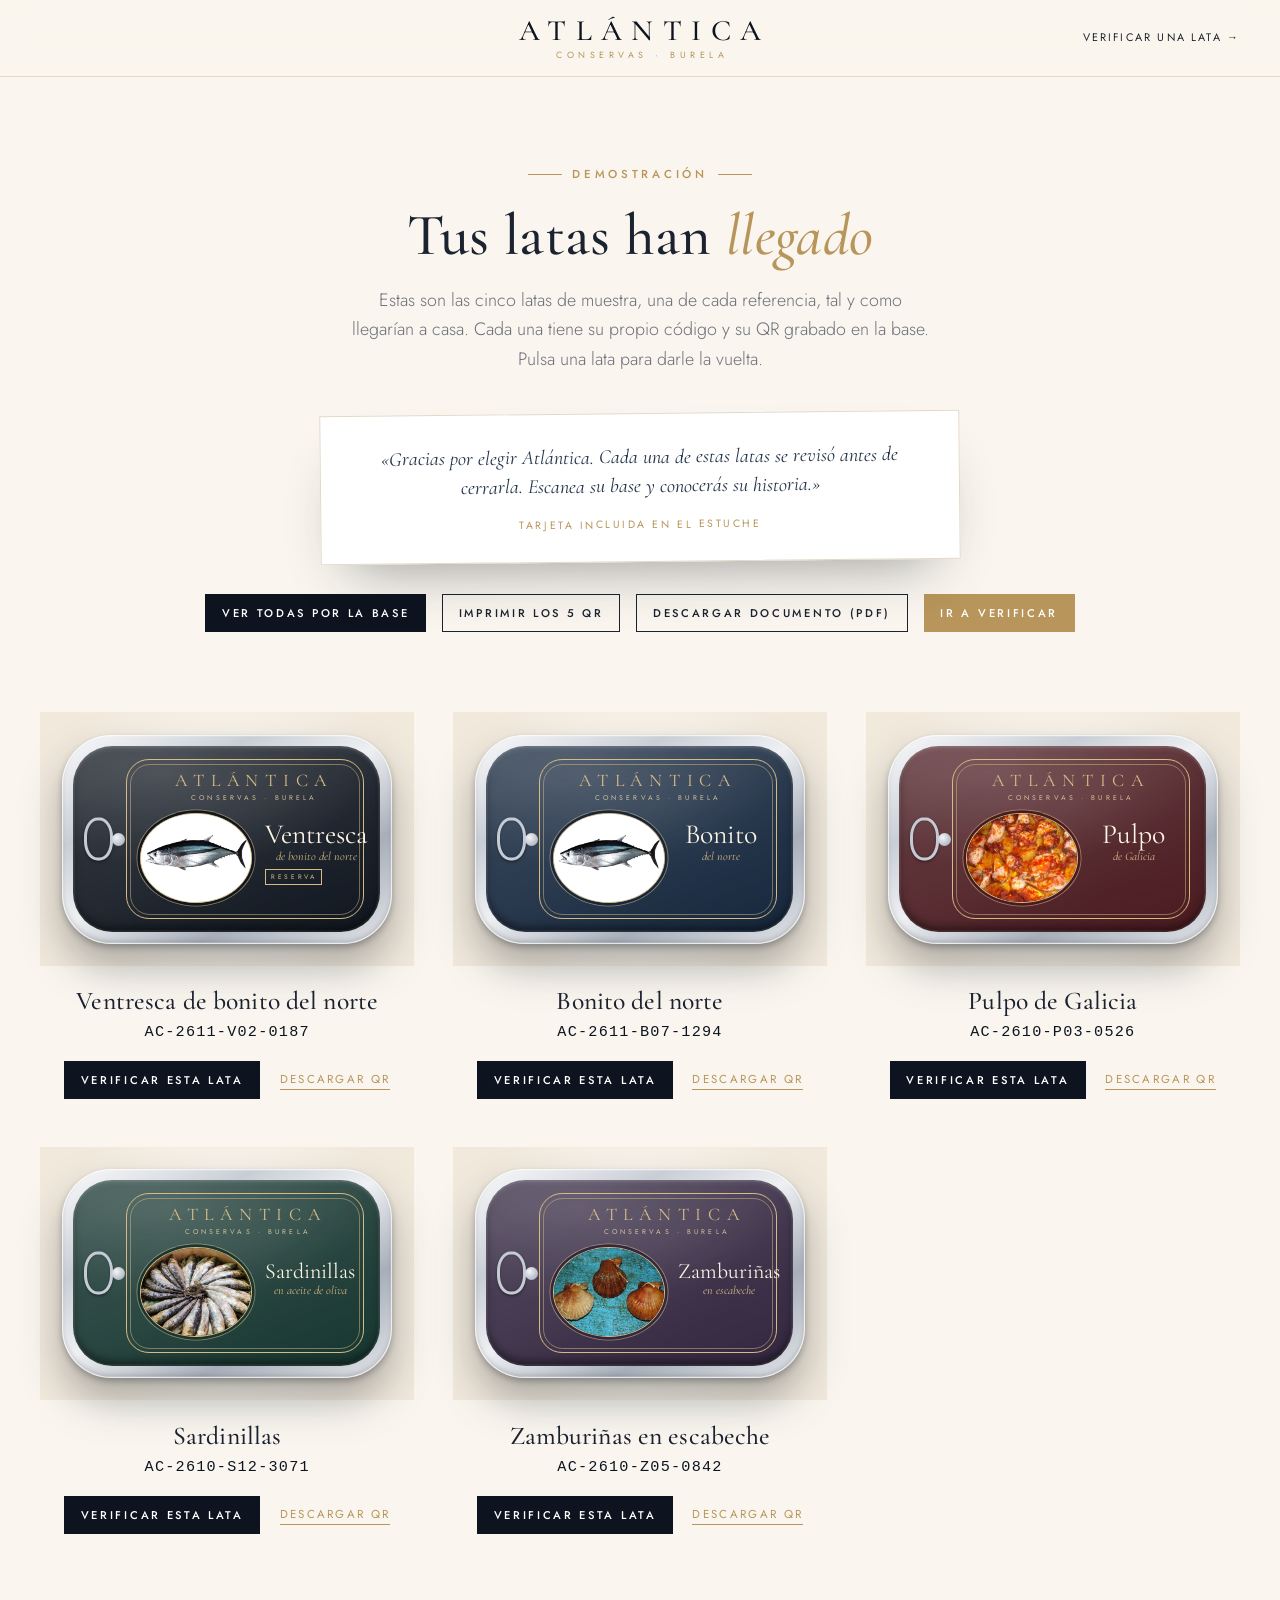
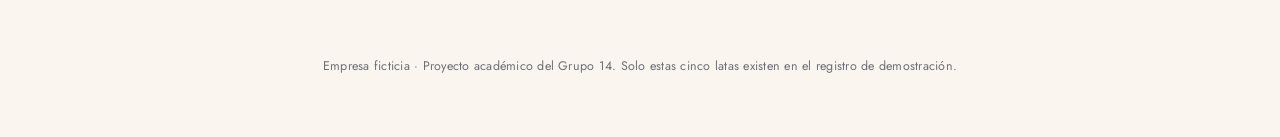
<file: muestras.html>
<!doctype html>
<html lang="es">
<head>
  <meta charset="utf-8">
  <meta name="viewport" content="width=device-width, initial-scale=1">
  <title>Latas de muestra · Atlántica</title>
  <meta name="robots" content="noindex">
  <link rel="preconnect" href="https://fonts.googleapis.com">
  <link rel="preconnect" href="https://fonts.gstatic.com" crossorigin>
  <link href="https://fonts.googleapis.com/css2?family=Cormorant+Garamond:ital,wght@0,400;0,500;0,600;1,400;1,500&family=Jost:wght@300;400;500&display=swap" rel="stylesheet">
  <link rel="stylesheet" href="styles.css">
  <style>
    .samples-hero { padding: 5rem 0 3rem; text-align: center; }
    .samples-hero .lead { margin-inline: auto; }
    .note { max-width: 640px; margin: 2.4rem auto 0; background: #fff; border: 1px solid var(--line); padding: 1.8rem 2rem; font-family: var(--serif); font-style: italic; font-size: 1.25rem; line-height: 1.45; color: var(--ink-3); transform: rotate(-.6deg); box-shadow: var(--shadow); }
    .note small { display: block; font-family: var(--sans); font-style: normal; font-size: .66rem; letter-spacing: .24em; text-transform: uppercase; color: var(--gold); margin-top: 1rem; }
    .samples { display: grid; grid-template-columns: repeat(auto-fill, minmax(330px, 1fr)); gap: 3rem 2.4rem; padding: 2rem 0 6rem; }
    .sample { text-align: center; }
    .flip { perspective: 1400px; cursor: pointer; padding: 1.4rem; background: radial-gradient(circle at 50% 45%, #fffdf9, var(--cream) 75%); }
    .flip__inner { position: relative; transition: transform .9s cubic-bezier(.3,.7,.2,1); transform-style: preserve-3d; }
    .flip.flipped .flip__inner { transform: rotateY(180deg); }
    .flip__face { backface-visibility: hidden; -webkit-backface-visibility: hidden; filter: drop-shadow(0 22px 20px rgba(13,20,31,.3)); }
    .flip__face--back { position: absolute; inset: 0; transform: rotateY(180deg); }
    .sample h3 { font-size: 1.6rem; margin-top: 1.4rem; }
    .sample .code { font-size: .95rem; margin: .3rem 0 1rem; }
    .sample__actions { display: flex; justify-content: center; gap: 1.2rem; flex-wrap: wrap; align-items: center; }
    .bar { display: flex; justify-content: center; gap: 1rem; flex-wrap: wrap; margin-top: 2rem; }
    .print-sheet { display: none; }
    @media print {
      body { background: #fff; }
      .samples-hero, .samples, .bar, .note { display: none !important; }
      .print-sheet { display: grid !important; grid-template-columns: 1fr 1fr; gap: 14mm; padding: 10mm; }
      .print-sheet div { border: 1px solid #ccc; padding: 6mm; text-align: center; break-inside: avoid; font-family: "Courier New", monospace; }
      .print-sheet canvas { width: 55mm; height: 55mm; margin: 0 auto 3mm; }
      .print-sheet b { font-family: Georgia, serif; font-weight: normal; font-size: 14pt; display: block; }
    }
  </style>
</head>
<body>
<header class="nav">
  <div class="wrap nav__inner">
    <span></span>
    <a href="index.html" class="brand"><span class="brand__name">ATLÁNTICA</span><span class="brand__sub">CONSERVAS · BURELA</span></a>
    <div class="nav__links nav__links--right" style="display:flex"><a href="index.html#verifica" style="display:inline">Verificar una lata →</a></div>
  </div>
</header>

<main class="wrap">
  <section class="samples-hero">
    <span class="kicker kicker--center">Demostración</span>
    <h2>Tus latas han <em>llegado</em></h2>
    <p class="lead">Estas son las cinco latas de muestra, una de cada referencia, tal y como llegarían a casa. Cada una tiene su propio código y su QR grabado en la base. Pulsa una lata para darle la vuelta.</p>
    <div class="note">«Gracias por elegir Atlántica. Cada una de estas latas se revisó antes de cerrarla. Escanea su base y conocerás su historia.»<small>Tarjeta incluida en el estuche</small></div>
    <div class="bar">
      <button class="btn btn--ink btn--sm" id="flipAll">Ver todas por la base</button>
      <button class="btn btn--line btn--sm" id="printAll">Imprimir los 5 QR</button>
      <a class="btn btn--line btn--sm" href="latas-de-muestra.pdf" download>Descargar documento (PDF)</a>
      <a class="btn btn--gold btn--sm" href="index.html#verifica">Ir a verificar</a>
    </div>
  </section>
  <section class="samples" id="samples"></section>
  <p class="fineprint" style="text-align:center;padding-bottom:3rem">Empresa ficticia · Proyecto académico del Grupo 14. Solo estas cinco latas existen en el registro de demostración.</p>
</main>

<div class="print-sheet" id="printSheet"></div>
<div class="toast" id="toast" role="status" aria-live="polite"></div>

<script src="qrcode.min.js"></script>
<script src="shared.js"></script>
<script>
(() => {
  const box = document.getElementById("samples");
  const codes = Object.keys(CANS);
  box.innerHTML = codes.map((code) => {
    const p = canProduct(code);
    return `<article class="sample">
      <div class="flip" data-flip tabindex="0" role="button" aria-label="Girar la lata de ${AC.esc(p.name)}">
        <div class="flip__inner">
          <div class="flip__face">${AC.tin(p)}</div>
          <div class="flip__face flip__face--back">${AC.tinBack(code)}</div>
        </div>
      </div>
      <h3>${p.name}</h3>
      <div class="code">${code}</div>
      <div class="sample__actions">
        <a class="btn btn--ink btn--sm" href="index.html#lata=${code}">Verificar esta lata</a>
        <button class="link" data-png="${code}">Descargar QR</button>
      </div>
    </article>`;
  }).join("");
  AC.paintQRs(box);

  box.addEventListener("click", (e) => {
    const f = e.target.closest("[data-flip]"); if (f) f.classList.toggle("flipped");
    const d = e.target.closest("[data-png]"); if (d) downloadPNG(d.dataset.png);
  });
  box.addEventListener("keydown", (e) => { const f = e.target.closest("[data-flip]"); if (f && (e.key === "Enter" || e.key === " ")) { e.preventDefault(); f.classList.toggle("flipped"); } });
  let all = false;
  document.getElementById("flipAll").addEventListener("click", (e) => {
    all = !all; document.querySelectorAll("[data-flip]").forEach((f) => f.classList.toggle("flipped", all));
    e.target.textContent = all ? "Ver todas por la tapa" : "Ver todas por la base";
  });

  // PNG del QR (fondo blanco, con el código debajo) para subirlo en «Subir una foto del QR»
  function downloadPNG(code) {
    const qr = AC.drawQR(document.createElement("canvas"), AC.qrPayload(code), { scale: 10, margin: 4 });
    const out = document.createElement("canvas"); out.width = qr.width; out.height = qr.height + 70;
    const c = out.getContext("2d"); c.fillStyle = "#fff"; c.fillRect(0, 0, out.width, out.height); c.drawImage(qr, 0, 0);
    c.fillStyle = "#1b2230"; c.font = "bold 26px Courier New, monospace"; c.textAlign = "center"; c.fillText(code, out.width / 2, qr.height + 30);
    c.font = "18px Georgia, serif"; c.fillText(canProduct(code).name, out.width / 2, qr.height + 58);
    const a = document.createElement("a"); a.href = out.toDataURL("image/png"); a.download = `QR-${code}.png`; a.click();
    const t = document.getElementById("toast"); t.textContent = `Descargado el QR de ${code}`; t.classList.add("show"); setTimeout(() => t.classList.remove("show"), 2500);
  }

  // Hoja para imprimir
  const sheet = document.getElementById("printSheet");
  sheet.innerHTML = codes.map((code) => `<div><canvas data-print="${code}"></canvas><b>${canProduct(code).name}</b>${code}</div>`).join("");
  sheet.querySelectorAll("canvas[data-print]").forEach((cv) => AC.drawQR(cv, AC.qrPayload(cv.dataset.print), { scale: 8, margin: 3 }));
  document.getElementById("printAll").addEventListener("click", () => print());
})();
</script>
</body>
</html>
</file>
<file: styles.css>
/* =========================================================
   Atlántica Conservas · estética premium
   ========================================================= */
:root {
  --ink: #0d141f;
  --ink-2: #162131;
  --ink-3: #22324a;
  --paper: #faf6ef;
  --cream: #f1e9dc;
  --sand: #e6dac6;
  --gold: #b8955a;
  --gold-2: #d6bb85;
  --gold-3: #efdcae;
  --text: #1b2230;
  --muted: #6c6f78;
  --line: #e3d9c8;
  --ok: #3f7d5c;
  --serif: "Cormorant Garamond", "Times New Roman", serif;
  --sans: "Jost", "Helvetica Neue", Arial, sans-serif;
  --shadow: 0 30px 60px -30px rgba(13, 20, 31, .45);
}

* { box-sizing: border-box; }
html { scroll-behavior: smooth; scroll-padding-top: 84px; }
body { margin: 0; font-family: var(--sans); font-weight: 400; color: var(--text); background: var(--paper); line-height: 1.65; -webkit-font-smoothing: antialiased; overflow-x: hidden; }
body.lock { overflow: hidden; }
img, svg, canvas, iframe, video { display: block; max-width: 100%; }
button, input, select, textarea { font: inherit; color: inherit; }
button { cursor: pointer; }
a { color: inherit; }
h1, h2, h3, h4 { font-family: var(--serif); font-weight: 500; line-height: 1.05; margin: 0; letter-spacing: .005em; }
h2 { font-size: clamp(2.3rem, 4.6vw, 3.8rem); }
h2 em, h1 em { font-style: italic; color: var(--gold); }
.wrap { width: min(1200px, 100% - 32px); margin-inline: auto; }
.sr { position: absolute; width: 1px; height: 1px; overflow: hidden; clip: rect(0 0 0 0); }
.muted { color: var(--muted); }

.kicker { display: inline-flex; align-items: center; gap: .9em; font-size: .72rem; font-weight: 500; letter-spacing: .32em; text-transform: uppercase; color: var(--gold); margin-bottom: 1.3rem; }
.kicker::before { content: ""; width: 34px; height: 1px; background: currentColor; }
.kicker--center::after { content: ""; width: 34px; height: 1px; background: currentColor; }
.lead { font-size: 1.12rem; font-weight: 300; color: var(--muted); max-width: 58ch; margin: 1.2rem 0 0; }
.dark .lead, .lead--light { color: #c7cdd8; }
.head { margin-bottom: 3.2rem; }
.head--center { text-align: center; }
.head--center .lead { margin-inline: auto; }
.fineprint { font-size: .78rem; color: var(--muted); margin-top: 1.6rem; letter-spacing: .02em; }
.hint { font-size: .82rem; color: var(--muted); margin: .6rem 0 0; }
.rule { width: 60px; height: 1px; background: var(--gold); margin: 1.6rem 0; }

/* ---------- Botones ---------- */
.btn { display: inline-flex; align-items: center; justify-content: center; gap: .6em; border: 1px solid transparent; border-radius: 0; padding: 1.05em 2.1em; font-size: .76rem; font-weight: 500; letter-spacing: .24em; text-transform: uppercase; text-decoration: none; transition: background .25s, color .25s, border-color .25s; white-space: nowrap; }
.btn:disabled { opacity: .4; cursor: not-allowed; }
.btn--gold { background: var(--gold); color: #fff; }
.btn--gold:hover:not(:disabled) { background: #a1814a; }
.btn--ink { background: var(--ink); color: #fff; }
.btn--ink:hover:not(:disabled) { background: var(--ink-3); }
.btn--line { border-color: currentColor; background: transparent; }
.btn--line:hover { background: var(--ink); color: #fff; border-color: var(--ink); }
.dark .btn--line:hover, .btn--line-light:hover { background: #fff; color: var(--ink); border-color: #fff; }
.btn--sm { padding: .8em 1.4em; font-size: .7rem; }
.btn--full { width: 100%; }
.link { background: none; border: 0; padding: 0; font-size: .72rem; letter-spacing: .2em; text-transform: uppercase; color: var(--gold); border-bottom: 1px solid currentColor; }

/* ---------- Navegación ---------- */
.topbar { background: var(--ink); color: var(--gold-2); text-align: center; font-size: .68rem; letter-spacing: .28em; text-transform: uppercase; padding: .55rem 1rem; }
.nav { position: sticky; top: 0; z-index: 60; background: rgba(250, 246, 239, .94); backdrop-filter: blur(14px); border-bottom: 1px solid var(--line); }
.nav__inner { height: 76px; display: grid; grid-template-columns: 1fr auto 1fr; align-items: center; gap: 1rem; }
.nav__links { display: flex; gap: 1.5rem; }
.nav__links--right { justify-content: flex-end; align-items: center; }
.nav__links a { white-space: nowrap; text-decoration: none; font-size: .68rem; letter-spacing: .2em; text-transform: uppercase; color: var(--text); position: relative; padding: .3rem 0; }
.nav__links a::after { content: ""; position: absolute; left: 0; right: 100%; bottom: 0; height: 1px; background: var(--gold); transition: right .3s; }
.nav__links a:hover::after, .nav__links a.active::after { right: 0; }
.brand { text-decoration: none; text-align: center; color: var(--ink); line-height: 1; }
.brand__name { display: block; font-family: var(--serif); font-size: 1.85rem; letter-spacing: .32em; font-weight: 500; margin-right: -.32em; }
.brand__sub { display: block; font-size: .56rem; letter-spacing: .5em; color: var(--gold); margin-top: .35rem; margin-right: -.5em; }
.cartbtn { position: relative; border: 0; background: none; display: inline-flex; align-items: center; gap: .5rem; font-size: .72rem; letter-spacing: .22em; text-transform: uppercase; padding: .3rem 0; }
.cartbtn__n { min-width: 20px; height: 20px; border-radius: 10px; background: var(--ink); color: var(--gold-3); font-size: .66rem; display: grid; place-items: center; letter-spacing: 0; transition: transform .2s; }
.cartbtn__n.bump { transform: scale(1.3); }
.nav__burger { display: none; border: 0; background: none; width: 40px; height: 40px; padding: 10px 8px; }
.nav__burger span { display: block; height: 1px; background: var(--ink); margin: 6px 0; }
.mobile-menu { display: none; }

/* ---------- Hero ---------- */
.hero { position: relative; min-height: calc(100vh - 110px); display: flex; align-items: center; color: #fff; overflow: hidden; background: var(--ink); }
.hero__photo { position: absolute; inset: 0; background: url("puerto-burela.jpg") center 55% / cover no-repeat; transform: scale(1.06); animation: slowzoom 22s ease-out forwards; }
@keyframes slowzoom { to { transform: scale(1); } }
.hero::after { content: ""; position: absolute; inset: 0; background: linear-gradient(90deg, rgba(13,20,31,.92) 0%, rgba(13,20,31,.72) 42%, rgba(13,20,31,.25) 100%), linear-gradient(0deg, rgba(13,20,31,.6), transparent 40%); }
.hero__grid { position: relative; z-index: 2; display: grid; grid-template-columns: 1.1fr .9fr; gap: 3rem; align-items: center; padding: 5rem 0; }
.hero h1 { font-size: clamp(3rem, 6.4vw, 5.6rem); line-height: .98; margin-bottom: 1.6rem; }
.hero h1 em { color: var(--gold-2); }
.hero .lead { color: #d3d8e1; font-size: 1.15rem; }
.hero__actions { display: flex; flex-wrap: wrap; gap: 1rem; margin-top: 2.4rem; }
.hero__can { position: relative; transform: rotate(-9deg); filter: drop-shadow(0 50px 40px rgba(0,0,0,.55)); animation: hover 7s ease-in-out infinite; max-width: 470px; margin-left: auto; width: 100%; }
@keyframes hover { 50% { translate: 0 -14px; } }
.hero__seal { position: absolute; right: -10px; bottom: -40px; width: 130px; height: 130px; border-radius: 50%; border: 1px solid var(--gold-2); display: grid; place-items: center; text-align: center; color: var(--gold-3); font-size: .58rem; letter-spacing: .26em; text-transform: uppercase; transform: rotate(9deg); backdrop-filter: blur(4px); background: rgba(13,20,31,.35); }
.hero__seal b { display: block; font-family: var(--serif); font-size: 2.2rem; letter-spacing: 0; text-transform: none; font-weight: 500; line-height: 1; }
.hero__foot { position: absolute; z-index: 2; left: 0; right: 0; bottom: 0; border-top: 1px solid rgba(255,255,255,.15); }
.hero__foot ul { list-style: none; margin: 0; padding: 1.2rem 0; display: flex; justify-content: space-between; gap: 1rem; flex-wrap: wrap; font-size: .7rem; letter-spacing: .26em; text-transform: uppercase; color: #c7cdd8; }
.hero__foot b { color: var(--gold-2); font-weight: 500; }

/* ---------- Secciones ---------- */
.section { padding: clamp(80px, 11vw, 140px) 0; }
.section--cream { background: var(--cream); }
.dark { background: var(--ink); color: #fff; }
.photo-bg { position: relative; color: #fff; isolation: isolate; }
.photo-bg::before { content: ""; position: absolute; inset: 0; z-index: -2; background: var(--img) center / cover no-repeat; background-attachment: fixed; }
.photo-bg::after { content: ""; position: absolute; inset: 0; z-index: -1; background: var(--veil, rgba(13,20,31,.78)); }

/* Manifiesto / calidad */
.manifesto { display: grid; grid-template-columns: .95fr 1.05fr; gap: 5rem; align-items: center; }
.manifesto__img { position: relative; }
.manifesto__img img { width: 100%; aspect-ratio: 4/5; object-fit: cover; }
.manifesto__img figcaption { position: absolute; left: -24px; bottom: 32px; background: var(--ink); color: var(--gold-3); padding: 1.2rem 1.4rem; font-family: var(--serif); font-size: 1.3rem; font-style: italic; max-width: 260px; line-height: 1.25; }
.steps { list-style: none; padding: 0; margin: 2.6rem 0 0; display: grid; gap: 1.8rem; }
.steps li { display: grid; grid-template-columns: 64px 1fr; gap: 1.2rem; padding-bottom: 1.8rem; border-bottom: 1px solid var(--line); }
.steps li:last-child { border: 0; padding: 0; }
.steps__n { font-family: var(--serif); font-size: 2.4rem; color: var(--gold); line-height: 1; font-style: italic; }
.steps h3 { font-size: 1.55rem; margin-bottom: .35rem; }
.steps p { margin: 0; color: var(--muted); font-weight: 300; }

/* Colección */
.filters { display: flex; justify-content: center; gap: 2rem; flex-wrap: wrap; margin-bottom: 3rem; }
.filters button { border: 0; background: none; padding: .3rem 0; font-size: .72rem; letter-spacing: .24em; text-transform: uppercase; color: var(--muted); border-bottom: 1px solid transparent; }
.filters button.active { color: var(--ink); border-color: var(--gold); }
.products { display: grid; grid-template-columns: repeat(3, 1fr); gap: 3.2rem 2.2rem; }
.prod[hidden] { display: none; }
.prod { display: flex; flex-direction: column; text-align: center; }
.prod__stage { position: relative; aspect-ratio: 4 / 4.2; display: grid; place-items: center; overflow: hidden; background: radial-gradient(circle at 50% 42%, #fffdf9 0%, var(--cream) 70%); cursor: pointer; border: 0; padding: 0; width: 100%; }
.prod__photo { position: absolute; inset: 0; background-size: cover; background-position: center; opacity: 0; transform: scale(1.08); transition: opacity .6s, transform 1.2s; }
.prod__photo::after { content: ""; position: absolute; inset: 0; background: rgba(13,20,31,.35); }
.prod__stage .tin { width: 74%; position: relative; z-index: 1; transform: rotate(-7deg); transition: transform .6s; filter: drop-shadow(0 26px 22px rgba(13,20,31,.35)); }
.prod__stage:hover .prod__photo, .prod__stage:focus-visible .prod__photo { opacity: 1; transform: scale(1); }
.prod__stage:hover .tin { transform: rotate(-3deg) translateY(-8px) scale(1.03); }
.prod__line { position: absolute; z-index: 2; top: 1rem; left: 1rem; font-size: .62rem; letter-spacing: .28em; text-transform: uppercase; color: var(--gold); background: var(--paper); padding: .35em .8em; }
.prod__body { padding-top: 1.4rem; }
.prod h3 { font-size: 1.65rem; }
.prod__meta { font-size: .78rem; letter-spacing: .14em; text-transform: uppercase; color: var(--muted); margin: .3rem 0 .8rem; }
.prod__price { font-family: var(--serif); font-size: 1.5rem; color: var(--ink); }
.prod__actions { display: flex; justify-content: center; gap: 1.4rem; align-items: center; margin-top: 1rem; }

/* Banda con cita */
.quote { text-align: center; padding: clamp(110px, 16vw, 200px) 0; }
.quote blockquote { margin: 0 auto; max-width: 900px; font-family: var(--serif); font-size: clamp(2rem, 4vw, 3.4rem); line-height: 1.15; font-style: italic; }
.quote cite { display: block; margin-top: 1.6rem; font-style: normal; font-size: .72rem; letter-spacing: .3em; text-transform: uppercase; color: var(--gold-2); }

/* ---------- Lata (dibujo) ---------- */
.tin { container-type: inline-size; position: relative; width: 100%; aspect-ratio: 1.58; }
.tin__body { position: absolute; inset: 0; border-radius: 15cqw; background: linear-gradient(150deg, #fbfbfc 0%, #c9ced6 28%, #eef0f3 48%, #a8afba 72%, #e3e6ea 100%); box-shadow: inset 0 0 0 .35cqw rgba(255,255,255,.75), inset 0 -.8cqw 1.5cqw rgba(0,0,0,.18), 0 1cqw 2cqw rgba(0,0,0,.25); }
.tin__lid { position: absolute; inset: 3.4cqw; border-radius: 12cqw; overflow: hidden; background:
  radial-gradient(120% 90% at 30% 15%, rgba(255,255,255,.14), transparent 55%),
  linear-gradient(160deg, color-mix(in srgb, var(--lid) 80%, #fff 6%), var(--lid));
  box-shadow: inset 0 0 0 .5cqw rgba(255,255,255,.08), inset 0 .9cqw 1.4cqw rgba(255,255,255,.1), inset 0 -1.6cqw 2.6cqw rgba(0,0,0,.45); }
.tin__ring { position: absolute; left: 3.2cqw; top: 50%; width: 9cqw; height: 13cqw; translate: 0 -50%; border-radius: 45%; border: 1.1cqw solid #c5cbd4; box-shadow: inset 0 0 .6cqw rgba(0,0,0,.4), 0 .4cqw .8cqw rgba(0,0,0,.4); z-index: 2; }
.tin__ring::after { content: ""; position: absolute; right: -4.4cqw; top: 50%; width: 4cqw; height: 4cqw; translate: 0 -50%; border-radius: 50%; background: radial-gradient(circle at 35% 35%, #f3f5f8, #9aa2ae); }
.tin__art { position: absolute; inset: 4cqw 5cqw 4cqw 16cqw; border: .3cqw solid var(--gold-2); border-radius: 7cqw; display: grid; grid-template-columns: 34cqw 1fr; grid-template-rows: auto auto 1fr auto 1fr; column-gap: 4cqw; padding: 3.4cqw 4cqw; color: var(--gold-3); }
.tin__art::before { content: ""; position: absolute; inset: 1cqw; border: .15cqw solid rgba(214,187,133,.5); border-radius: 6cqw; pointer-events: none; }
.tin__brand { grid-column: 1 / -1; font-family: var(--serif); font-size: 5.4cqw; letter-spacing: .38em; line-height: 1; text-align: center; color: var(--gold-2); }
.tin__place { grid-column: 1 / -1; font-size: 2.1cqw; letter-spacing: .45em; text-transform: uppercase; text-align: center; color: rgba(239,220,174,.8); margin-top: 1cqw; }
.tin__medal { grid-row: 3 / 6; grid-column: 1; align-self: center; width: 34cqw; aspect-ratio: 1.25; border-radius: 50%; overflow: hidden; border: .6cqw solid var(--gold-2); box-shadow: 0 0 0 .8cqw var(--lid), 0 0 0 1.05cqw rgba(214,187,133,.6); margin-top: 1.6cqw; }
.tin__medal img { width: 100%; height: 100%; object-fit: cover; }
.tin__name { grid-column: 2; grid-row: 3; align-self: end; font-family: var(--serif); font-size: 8.4cqw; line-height: .95; color: #fbf4e4; margin-top: 2cqw; }
.tin__sub { grid-column: 2; grid-row: 4; font-family: var(--serif); font-style: italic; font-size: 3.6cqw; line-height: 1.1; color: var(--gold-2); margin-top: .8cqw; }
.tin__badge { grid-column: 2; grid-row: 5; justify-self: start; align-self: start; margin-top: 1.6cqw; font-size: 2cqw; letter-spacing: .4em; text-transform: uppercase; border: .2cqw solid var(--gold-2); padding: .6cqw 1.4cqw; color: var(--gold-2); }
/* Base metálica con el código grabado */
.tin__lid--metal { background: repeating-radial-gradient(ellipse at 50% 50%, rgba(255,255,255,0) 0 2.2cqw, rgba(255,255,255,.35) 2.4cqw, rgba(0,0,0,.05) 2.6cqw), linear-gradient(150deg, #f4f5f7, #c4c9d1 45%, #e9ebee 70%, #b3b9c3); box-shadow: inset 0 0 0 .5cqw rgba(255,255,255,.6), inset 0 -1.2cqw 2cqw rgba(0,0,0,.18); }
.tin__print { position: absolute; inset: 0; display: flex; align-items: center; justify-content: center; gap: 5cqw; }
.tin__qr { width: 32cqw; height: 32cqw; image-rendering: pixelated; mix-blend-mode: multiply; opacity: .92; }
.tin__ink { display: grid; gap: .6cqw; font-family: "Courier New", ui-monospace, monospace; font-size: 3cqw; line-height: 1.2; color: #2b2f36; text-shadow: 0 0 .15cqw rgba(43,47,54,.5); letter-spacing: .04em; }
.tin__ink b { font-size: 3.6cqw; }

/* ---------- Verifica tu lata ---------- */
.verify { display: grid; grid-template-columns: .85fr 1.15fr; gap: 4rem; align-items: start; }
.verify__ways { display: grid; gap: 1px; background: var(--line); border: 1px solid var(--line); margin-top: 2.4rem; }
.way { background: var(--paper); padding: 1.4rem 1.5rem; display: grid; grid-template-columns: 44px 1fr; gap: 1rem; align-items: center; text-align: left; border: 0; width: 100%; transition: background .2s; }
button.way:hover { background: #fff; }
.way__ico { width: 44px; height: 44px; border: 1px solid var(--gold); color: var(--gold); display: grid; place-items: center; }
.way b { display: block; font-family: var(--serif); font-size: 1.35rem; font-weight: 500; }
.way small { color: var(--muted); font-size: .85rem; }
.codeform { display: flex; gap: 0; margin-top: .7rem; }
.codeform input { flex: 1; min-width: 0; border: 1px solid var(--line); border-right: 0; background: #fff; padding: .9em 1em; font-family: "Courier New", monospace; font-size: .95rem; letter-spacing: .06em; }
.codeform input:focus { outline: none; border-color: var(--gold); }
.result { background: #fff; border: 1px solid var(--line); min-height: 520px; position: relative; }
.result__empty { padding: 4rem 2.4rem; text-align: center; color: var(--muted); }
.result__empty .tin { max-width: 320px; margin: 0 auto 2rem; opacity: .9; transform: rotate(-6deg); }
.result__empty h3 { font-size: 1.9rem; color: var(--text); margin-bottom: .5rem; }
.auth { display: grid; grid-template-columns: 230px 1fr; gap: 2rem; padding: 2.2rem; border-bottom: 1px solid var(--line); align-items: center; background: linear-gradient(180deg, #fffdf9, #fff); }
.auth .tin { transform: rotate(-6deg); }
.auth__seal { display: inline-flex; align-items: center; gap: .6rem; font-size: .7rem; letter-spacing: .26em; text-transform: uppercase; color: var(--ok); margin-bottom: .6rem; }
.auth__seal i { width: 26px; height: 26px; border: 1px solid var(--ok); border-radius: 50%; display: grid; place-items: center; font-style: normal; }
.auth h3 { font-size: 2rem; }
.auth__code { font-family: "Courier New", monospace; font-size: .9rem; color: var(--muted); margin-top: .5rem; }
.auth__scans { font-size: .82rem; color: var(--muted); margin-top: .6rem; }
.rtabs { display: flex; gap: 2rem; padding: 0 2.2rem; border-bottom: 1px solid var(--line); }
.rtabs button { border: 0; background: none; padding: 1.1rem 0; font-size: .7rem; letter-spacing: .22em; text-transform: uppercase; color: var(--muted); border-bottom: 1px solid transparent; margin-bottom: -1px; }
.rtabs button.active { color: var(--ink); border-color: var(--gold); }
.rbody { padding: 2rem 2.2rem; animation: fade .4s both; }
.rfoot { display: flex; flex-wrap: wrap; gap: 1rem; align-items: center; padding: 0 2.2rem 2.2rem; }
@keyframes fade { from { opacity: 0; transform: translateY(6px); } }
.checks { list-style: none; margin: 0; padding: 0; display: grid; gap: 0; }
.checks li { display: grid; grid-template-columns: 1fr auto; gap: 1rem; padding: .85rem 0; border-bottom: 1px solid var(--line); font-size: .95rem; }
.checks li span:last-child { color: var(--ok); font-size: .76rem; letter-spacing: .16em; text-transform: uppercase; }
.facts { display: grid; grid-template-columns: repeat(2, 1fr); gap: 0 2rem; }
.facts div { padding: .8rem 0; border-bottom: 1px solid var(--line); }
.facts small { display: block; font-size: .66rem; letter-spacing: .2em; text-transform: uppercase; color: var(--gold); }
.facts b { font-weight: 400; }
.pairing { display: grid; grid-template-columns: 180px 1fr; gap: 1.6rem; align-items: start; }
.pairing img { width: 100%; aspect-ratio: 1; object-fit: cover; }
.pairing h4 { font-size: 1.6rem; margin-bottom: .4rem; }
.pairing p { margin: 0 0 .8rem; color: var(--muted); font-weight: 300; }
.pairing small { font-size: .66rem; letter-spacing: .2em; text-transform: uppercase; color: var(--gold); display: block; }
.fake { padding: 4rem 2.4rem; text-align: center; }
.fake__ico { width: 64px; height: 64px; border: 1px solid #a14b3c; color: #a14b3c; border-radius: 50%; display: grid; place-items: center; margin: 0 auto 1.4rem; font-size: 1.6rem; }
.fake h3 { font-size: 2rem; margin-bottom: .6rem; }

/* ---------- Pestañas genéricas ---------- */
.tabs { display: flex; flex-wrap: wrap; gap: 2.4rem; border-bottom: 1px solid var(--line); margin-bottom: 2.6rem; }
.dark .tabs { border-color: rgba(255,255,255,.15); }
.tabs button { border: 0; background: none; padding: 0 0 1rem; font-size: .72rem; letter-spacing: .22em; text-transform: uppercase; color: var(--muted); border-bottom: 1px solid transparent; margin-bottom: -1px; }
.dark .tabs button { color: #9aa3b4; }
.tabs button.active { color: var(--ink); border-color: var(--gold); }
.dark .tabs button.active { color: #fff; }
.tabpanel { display: none; animation: fade .4s both; }
.tabpanel.active { display: block; }

/* Formularios */
.field { display: grid; gap: .4rem; font-size: .68rem; letter-spacing: .2em; text-transform: uppercase; color: var(--muted); }
.field input, .field select, .field textarea { border: 0; border-bottom: 1px solid var(--line); background: transparent; padding: .6em 0; font-size: 1rem; letter-spacing: 0; text-transform: none; color: var(--text); border-radius: 0; }
.dark .field { color: #9aa3b4; }
.dark .field input, .dark .field select { border-color: rgba(255,255,255,.25); color: #fff; }
.dark .field select option { color: var(--text); }
.field input:focus, .field select:focus, .field textarea:focus { outline: none; border-color: var(--gold); }
.field small { text-transform: none; letter-spacing: 0; }
.formgrid { display: grid; grid-template-columns: 1fr 1fr; gap: 1.6rem 2.4rem; margin-bottom: 2rem; }
.formgrid .full { grid-column: 1 / -1; }
.file input { position: absolute; opacity: 0; width: 1px; }
.file span { border: 1px dashed var(--line); padding: 1em; text-align: center; color: var(--gold); cursor: pointer; text-transform: none; letter-spacing: .04em; font-size: .9rem; }
.file:focus-within span { border-color: var(--gold); }

/* Profesionales */
.b2b__grid { display: grid; grid-template-columns: 1.55fr 1fr; gap: 3rem; align-items: start; }
.b2row { display: grid; grid-template-columns: 1fr 120px 110px 120px; gap: 1rem; align-items: center; padding: 1.1rem 0; border-bottom: 1px solid rgba(255,255,255,.12); font-size: .92rem; }
.b2row--head { font-size: .64rem; letter-spacing: .22em; text-transform: uppercase; color: var(--gold-2); padding-top: 0; }
.b2row b { display: block; font-family: var(--serif); font-size: 1.25rem; font-weight: 500; }
.b2row small { color: #9aa3b4; }
.qty { display: inline-flex; align-items: center; border: 1px solid rgba(255,255,255,.3); }
.qty button { width: 32px; height: 32px; border: 0; background: none; color: inherit; font-size: 1rem; }
.qty button:hover { background: rgba(255,255,255,.08); }
.qty input { width: 40px; text-align: center; border: 0; background: none; -moz-appearance: textfield; }
.qty input::-webkit-inner-spin-button { -webkit-appearance: none; }
.summary { border: 1px solid rgba(214,187,133,.4); padding: 2rem; display: grid; gap: 1.3rem; position: sticky; top: 100px; }
.summary h3 { font-size: 1.7rem; }
.sumline { display: flex; justify-content: space-between; font-size: .92rem; }
.sumline--total { border-top: 1px solid currentColor; border-color: rgba(214,187,133,.4); padding-top: 1rem; font-family: var(--serif); font-size: 1.4rem; }
.dark .hint { color: #9aa3b4; }
.docsform { display: flex; gap: 1.4rem; align-items: end; flex-wrap: wrap; }
.docsform .field { flex: 1; min-width: 260px; }
.doclist { display: grid; grid-template-columns: repeat(3, 1fr); gap: 1px; background: rgba(255,255,255,.12); border: 1px solid rgba(255,255,255,.12); margin-top: 2rem; }
.doc { background: var(--ink); padding: 1.8rem; display: flex; flex-direction: column; gap: .4rem; }
.doc b { font-family: var(--serif); font-size: 1.4rem; font-weight: 500; }
.doc small { color: #9aa3b4; }
.doc__auto { font-size: .62rem; letter-spacing: .24em; color: var(--gold-2); }
.doc .btn { margin-top: 1rem; align-self: flex-start; }
.docs__title { color: #c7cdd8; margin: 2rem 0 0; }
.join { display: grid; grid-template-columns: 1.2fr 1fr; gap: 3rem; align-items: center; }
.join h3 { font-size: 2.2rem; margin-bottom: 1.4rem; }
.ticks { list-style: none; margin: 0; padding: 0; display: grid; gap: .9rem; }
.ticks li { display: flex; gap: 1rem; color: #c7cdd8; font-weight: 300; }
.ticks li::before { content: "—"; color: var(--gold-2); }
.join__cta { border: 1px solid rgba(214,187,133,.4); padding: 2.2rem; }
.join__cta p { color: #c7cdd8; margin: 0 0 1.6rem; font-weight: 300; }

/* Atención */
.track__row { display: flex; gap: 1.4rem; align-items: end; flex-wrap: wrap; }
.track__row .field { flex: 1; min-width: 260px; }
.status { display: grid; grid-template-columns: 1fr 1.1fr; gap: 3rem; margin-top: 2.4rem; padding: 2.4rem; background: #fff; border: 1px solid var(--line); animation: fade .4s both; }
.status h3 { font-size: 2rem; }
.status__badge { display: inline-block; font-size: .64rem; letter-spacing: .24em; text-transform: uppercase; color: var(--gold); border: 1px solid var(--gold); padding: .4em .9em; margin-bottom: 1rem; }
.status__badge.done { color: var(--ok); border-color: var(--ok); }
.status__lines { list-style: none; margin: 1.2rem 0 0; padding: 0; font-size: .92rem; }
.status__lines li { display: flex; justify-content: space-between; gap: 1rem; padding: .55rem 0; border-bottom: 1px solid var(--line); }
.timeline { list-style: none; margin: 0; padding: 0 0 0 1.4rem; border-left: 1px solid var(--line); display: grid; gap: 1.3rem; }
.timeline li { position: relative; }
.timeline li::before { content: ""; position: absolute; left: calc(-1.4rem - 5px); top: 7px; width: 9px; height: 9px; border-radius: 50%; background: var(--ok); }
.timeline li.current::before { background: var(--gold); box-shadow: 0 0 0 4px rgba(184,149,90,.2); }
.timeline li.pending::before { background: var(--paper); border: 1px solid var(--line); }
.timeline b { display: block; font-weight: 500; }
.timeline small { color: var(--muted); }
.survey { display: grid; gap: 2rem; max-width: 680px; }
.survey fieldset { border: 0; margin: 0; padding: 0; }
.survey legend { font-family: var(--serif); font-size: 1.5rem; margin-bottom: .6rem; }
.stars { display: flex; gap: .4rem; }
.stars button { border: 0; background: none; font-size: 1.8rem; color: var(--sand); padding: 0; line-height: 1; }
.stars button.on { color: var(--gold); }
.pills { display: flex; flex-wrap: wrap; gap: .6rem; }
.pills input { position: absolute; opacity: 0; }
.pills span { display: inline-block; border: 1px solid var(--line); padding: .6em 1.1em; font-size: .88rem; cursor: pointer; }
.pills input:checked + span { background: var(--ink); color: #fff; border-color: var(--ink); }
.pills input:focus-visible + span { outline: 1px solid var(--gold); outline-offset: 2px; }

/* Contacto */
.contact { display: grid; grid-template-columns: 1.2fr 1fr; gap: 4rem; align-items: center; }
.contact__flow { list-style: none; padding: 0; margin: 2.4rem 0; display: grid; gap: 1rem; }
.contact__flow li { display: flex; gap: 1.2rem; align-items: baseline; font-weight: 300; color: #d3d8e1; }
.contact__flow b { font-family: var(--serif); font-style: italic; color: var(--gold-2); font-size: 1.6rem; font-weight: 500; }
.contact__card { border: 1px solid rgba(214,187,133,.45); padding: 2.6rem; background: rgba(13,20,31,.45); backdrop-filter: blur(6px); }
.contact__card h3 { font-size: 2rem; margin-bottom: 1.4rem; }
.contact__card p { margin: 0 0 1.2rem; color: #d3d8e1; font-weight: 300; }
.contact__card small { display: block; font-size: .64rem; letter-spacing: .24em; text-transform: uppercase; color: var(--gold-2); margin-bottom: .2rem; }

/* Nosotros */
.about { display: grid; grid-template-columns: 1fr 1fr; gap: 5rem; align-items: center; }
.about p { color: var(--muted); font-weight: 300; font-size: 1.05rem; }
.about__img { position: relative; }
.about__img img { width: 100%; aspect-ratio: 5/4; object-fit: cover; }
.numbers { display: grid; grid-template-columns: repeat(3, 1fr); gap: 1rem; margin-top: 2.4rem; border-top: 1px solid var(--line); padding-top: 1.6rem; }
.numbers b { display: block; font-family: var(--serif); font-size: 2.2rem; font-weight: 500; color: var(--ink); line-height: 1; }
.numbers span { font-size: .7rem; letter-spacing: .18em; text-transform: uppercase; color: var(--muted); }
.mapbox { margin-top: 5rem; display: grid; grid-template-columns: 1.5fr 1fr; border: 1px solid var(--line); }
.mapbox iframe { width: 100%; height: 340px; border: 0; filter: grayscale(.85) contrast(1.05); }
.mapbox__info { padding: 2.4rem; background: #fff; }
.mapbox__info h3 { font-size: 1.8rem; margin-bottom: 1rem; }
.mapbox__info p { margin: 0 0 1rem; color: var(--muted); font-weight: 300; }
.team { display: grid; grid-template-columns: repeat(4, 1fr); gap: 2rem; margin-top: 5rem; }
.team article { border-top: 1px solid var(--gold); padding-top: 1.2rem; }
.team b { display: block; font-family: var(--serif); font-size: 1.45rem; font-weight: 500; }
.team em { font-style: normal; font-size: .7rem; letter-spacing: .2em; text-transform: uppercase; color: var(--gold); }

/* Footer */
.footer { background: var(--ink); color: #9aa3b4; padding: 5rem 0 2rem; }
.footer__grid { display: grid; grid-template-columns: 1.6fr 1fr 1fr 1fr; gap: 2.4rem; }
.footer .brand { color: #fff; text-align: left; display: inline-block; }
.footer .brand__name, .footer .brand__sub { margin-right: 0; }
.footer p { font-size: .9rem; font-weight: 300; }
.footer__grid h4 { font-family: var(--sans); font-size: .66rem; letter-spacing: .26em; text-transform: uppercase; color: var(--gold-2); margin-bottom: 1rem; font-weight: 500; }
.footer__grid a, .footer__grid button { display: block; text-decoration: none; font-size: .9rem; margin: .45rem 0; color: #c7cdd8; background: none; border: 0; padding: 0; text-align: left; }
.footer__grid a:hover, .footer__grid button:hover { color: #fff; }
.footer__note { font-size: .74rem; border-top: 1px solid rgba(255,255,255,.1); padding-top: 1.6rem; margin-top: 3.4rem; color: #7d8697; }

/* Cesta */
.drawer, .modal { position: fixed; inset: 0; z-index: 100; pointer-events: none; }
.drawer.open, .modal.open { pointer-events: auto; }
.drawer__bg, .modal__bg { position: absolute; inset: 0; background: rgba(13,20,31,.55); opacity: 0; transition: opacity .3s; }
.drawer.open .drawer__bg, .modal.open .modal__bg { opacity: 1; }
.drawer__panel { position: absolute; top: 0; right: 0; bottom: 0; width: min(460px, 100%); background: var(--paper); display: flex; flex-direction: column; transform: translateX(100%); transition: transform .4s cubic-bezier(.2,.7,.2,1); }
.drawer.open .drawer__panel { transform: none; }
.drawer__panel header { display: flex; justify-content: space-between; align-items: center; padding: 1.6rem 1.8rem; border-bottom: 1px solid var(--line); }
.drawer__panel header h3 { font-size: 1.8rem; }
.x { width: 40px; height: 40px; border: 1px solid var(--line); background: none; font-size: 1.3rem; line-height: 1; }
.drawer__body { flex: 1; overflow-y: auto; padding: .6rem 1.8rem; }
.drawer__foot { border-top: 1px solid var(--line); padding: 1.6rem 1.8rem; display: grid; gap: .8rem; }
.citem { display: grid; grid-template-columns: 90px 1fr auto; gap: 1rem; align-items: center; padding: 1.2rem 0; border-bottom: 1px solid var(--line); }
.citem b { display: block; font-family: var(--serif); font-size: 1.2rem; font-weight: 500; line-height: 1.15; }
.citem small { color: var(--muted); font-size: .78rem; }
.citem .qty { border-color: var(--line); margin-top: .5rem; }
.citem .qty button { width: 28px; height: 28px; }
.citem__price { font-family: var(--serif); font-size: 1.2rem; text-align: right; }
.citem__del { display: block; border: 0; background: none; color: var(--muted); font-size: .7rem; letter-spacing: .14em; text-transform: uppercase; padding: 0; margin-top: .3rem; margin-left: auto; }
.empty { text-align: center; color: var(--muted); padding: 4rem 1rem; }
.empty h4 { font-size: 1.8rem; color: var(--text); margin-bottom: 1rem; }
.ship { font-size: .8rem; color: var(--muted); }
.ship__bar { height: 2px; background: var(--line); margin-top: .5rem; }
.ship__bar span { display: block; height: 100%; background: var(--gold); transition: width .4s; }
.checkout { display: grid; gap: 1.1rem; }
.gift { display: flex; gap: .7rem; align-items: flex-start; font-size: .9rem; cursor: pointer; }
.gift input { accent-color: var(--gold); margin-top: .3rem; }
.paydemo { font-size: .76rem; color: var(--muted); border: 1px solid var(--line); padding: .7rem .9rem; margin: 0; }

/* Modal */
.modal { display: grid; place-items: center; padding: 16px; }
.modal__box { position: relative; background: var(--paper); padding: 3rem 2.6rem 2.6rem; width: min(560px, 100%); max-height: 92vh; overflow-y: auto; opacity: 0; transform: translateY(16px); transition: .3s; text-align: center; }
.modal__box--wide { width: min(980px, 100%); text-align: left; padding: 0; }
.modal.open .modal__box { opacity: 1; transform: none; }
.modal__box .x { position: absolute; top: 1rem; right: 1rem; z-index: 3; background: var(--paper); }
.modal__box h3 { font-size: 2.2rem; margin: 0 0 .8rem; }
.modal__box p { color: var(--muted); font-weight: 300; }
.seal { width: 70px; height: 70px; border: 1px solid var(--gold); border-radius: 50%; color: var(--gold); display: grid; place-items: center; margin: 0 auto 1.4rem; font-family: var(--serif); font-size: 2rem; }
.code { font-family: "Courier New", monospace; font-size: 1.3rem; letter-spacing: .08em; color: var(--ink); }
.pdp { display: grid; grid-template-columns: 1fr 1fr; }
.pdp__img { background-size: cover; background-position: center; min-height: 520px; position: relative; }
.pdp__img .tin { position: absolute; width: 70%; left: 15%; bottom: 8%; transform: rotate(-8deg); filter: drop-shadow(0 30px 24px rgba(0,0,0,.5)); }
.pdp__info { padding: 3rem 2.6rem; }
.pdp__info h3 { font-size: 2.4rem; }
.pdp__price { font-family: var(--serif); font-size: 1.8rem; margin: 1rem 0; }
.pdp dl { margin: 1.6rem 0; display: grid; gap: 1rem; }
.pdp dt { font-size: .64rem; letter-spacing: .24em; text-transform: uppercase; color: var(--gold); }
.pdp dd { margin: .2rem 0 0; color: var(--muted); font-weight: 300; }

/* Cámara */
.scanner { position: relative; background: #000; aspect-ratio: 4/3; overflow: hidden; }
.scanner video { width: 100%; height: 100%; object-fit: cover; }
.scanner__frame { position: absolute; inset: 18% 24%; border: 1px solid rgba(239,220,174,.9); box-shadow: 0 0 0 999px rgba(0,0,0,.45); }
.scanner__frame::after { content: ""; position: absolute; left: 6%; right: 6%; height: 1px; background: var(--gold-2); top: 50%; animation: scanline 2s ease-in-out infinite; }
@keyframes scanline { 0%, 100% { top: 8%; } 50% { top: 92%; } }
.scanner__msg { position: absolute; left: 0; right: 0; bottom: 1rem; text-align: center; color: #fff; font-size: .8rem; letter-spacing: .14em; }

/* Créditos */
.credits { list-style: none; padding: 0; margin: 1rem 0 0; display: grid; gap: .5rem; font-size: .85rem; text-align: left; }
.credits a { color: var(--gold); }

/* Toast */
.toast { position: fixed; left: 50%; bottom: 28px; z-index: 120; transform: translate(-50%, 200%); opacity: 0; background: var(--ink); color: var(--gold-3); padding: 1rem 1.6rem; font-size: .8rem; letter-spacing: .08em; transition: transform .35s, opacity .35s; max-width: calc(100% - 32px); pointer-events: none; }
.toast.show { transform: translate(-50%, 0); opacity: 1; }

.reveal { opacity: 0; transform: translateY(26px); transition: opacity 1s ease, transform 1s ease; }
.reveal.in { opacity: 1; transform: none; }

/* ---------- Responsive ---------- */
@media (max-width: 1080px) {
  .nav__links a { letter-spacing: .14em; }
  .nav__links { gap: 1.1rem; }
  .products { grid-template-columns: repeat(2, 1fr); }
  .b2b__grid { grid-template-columns: 1fr; }
  .summary { position: static; }
  .doclist { grid-template-columns: 1fr; }
  .verify { grid-template-columns: 1fr; }
}
@media (max-width: 900px) {
  .nav__inner { grid-template-columns: auto 1fr auto; height: 68px; }
  .nav__links--left { display: none; }
  .nav__links--right a { display: none; }
  .nav__burger { display: block; }
  .brand { text-align: left; }
  .brand__name { font-size: 1.45rem; }
  .mobile-menu { display: grid; position: fixed; top: 68px; left: 0; right: 0; z-index: 55; background: var(--paper); border-bottom: 1px solid var(--line); padding: .6rem 16px 1.4rem; transform: translateY(-140%); transition: transform .35s; }
  .mobile-menu.open { transform: none; }
  .mobile-menu a { text-decoration: none; padding: .9rem 0; border-bottom: 1px solid var(--line); font-size: .74rem; letter-spacing: .22em; text-transform: uppercase; }
  .hero__grid, .manifesto, .contact, .about, .join, .pdp { grid-template-columns: 1fr; }
  .hero__grid { padding: 4rem 0 6rem; }
  .hero__can { max-width: 380px; margin: 1rem auto 0; }
  .hero__foot ul { justify-content: center; }
  .manifesto__img figcaption { left: 12px; }
  .photo-bg::before { background-attachment: scroll; }
  .mapbox { grid-template-columns: 1fr; }
  .team { grid-template-columns: 1fr 1fr; }
  .footer__grid { grid-template-columns: 1fr 1fr; }
  .footer__grid > :first-child { grid-column: 1 / -1; }
  .pdp__img { min-height: 320px; }
  .auth { grid-template-columns: 160px 1fr; }
}
@media (max-width: 600px) {
  .topbar { font-size: .58rem; letter-spacing: .16em; }
  .hero h1 { font-size: 2.7rem; }
  .hero__seal { width: 100px; height: 100px; right: 0; bottom: -30px; }
  .hero__seal b { font-size: 1.6rem; }
  .hero__foot { display: none; }
  .products { grid-template-columns: 1fr; }
  .formgrid, .facts { grid-template-columns: 1fr; }
  .b2row { grid-template-columns: 1fr auto; }
  .b2row > :nth-child(2), .b2row--head > :nth-child(4) { display: none; }
  .b2row > .qty { grid-column: 1 / -1; justify-self: start; }
  .status { grid-template-columns: 1fr; padding: 1.6rem; }
  .auth { grid-template-columns: 1fr; text-align: center; padding: 1.6rem; }
  .auth .tin { max-width: 220px; margin: 0 auto; }
  .rtabs { gap: 1.2rem; padding: 0 1.4rem; overflow-x: auto; }
  .rbody, .rfoot { padding-left: 1.4rem; padding-right: 1.4rem; }
  .pairing { grid-template-columns: 1fr; }
  .numbers { grid-template-columns: 1fr; }
  .team { grid-template-columns: 1fr; }
  .tabs { gap: 1.2rem; }
  .codeform { flex-direction: column; }
  .codeform input { border-right: 1px solid var(--line); }
  .modal__box { padding: 2.6rem 1.4rem 1.6rem; }
  .pdp__info { padding: 2rem 1.4rem; }
}
@media (prefers-reduced-motion: reduce) {
  *, *::before, *::after { animation-duration: .001ms !important; animation-iteration-count: 1 !important; transition-duration: .001ms !important; scroll-behavior: auto !important; }
  .reveal { opacity: 1; transform: none; }
}
@media print {
  .nav, .topbar, .footer, .toast { display: none !important; }
}
</file>
